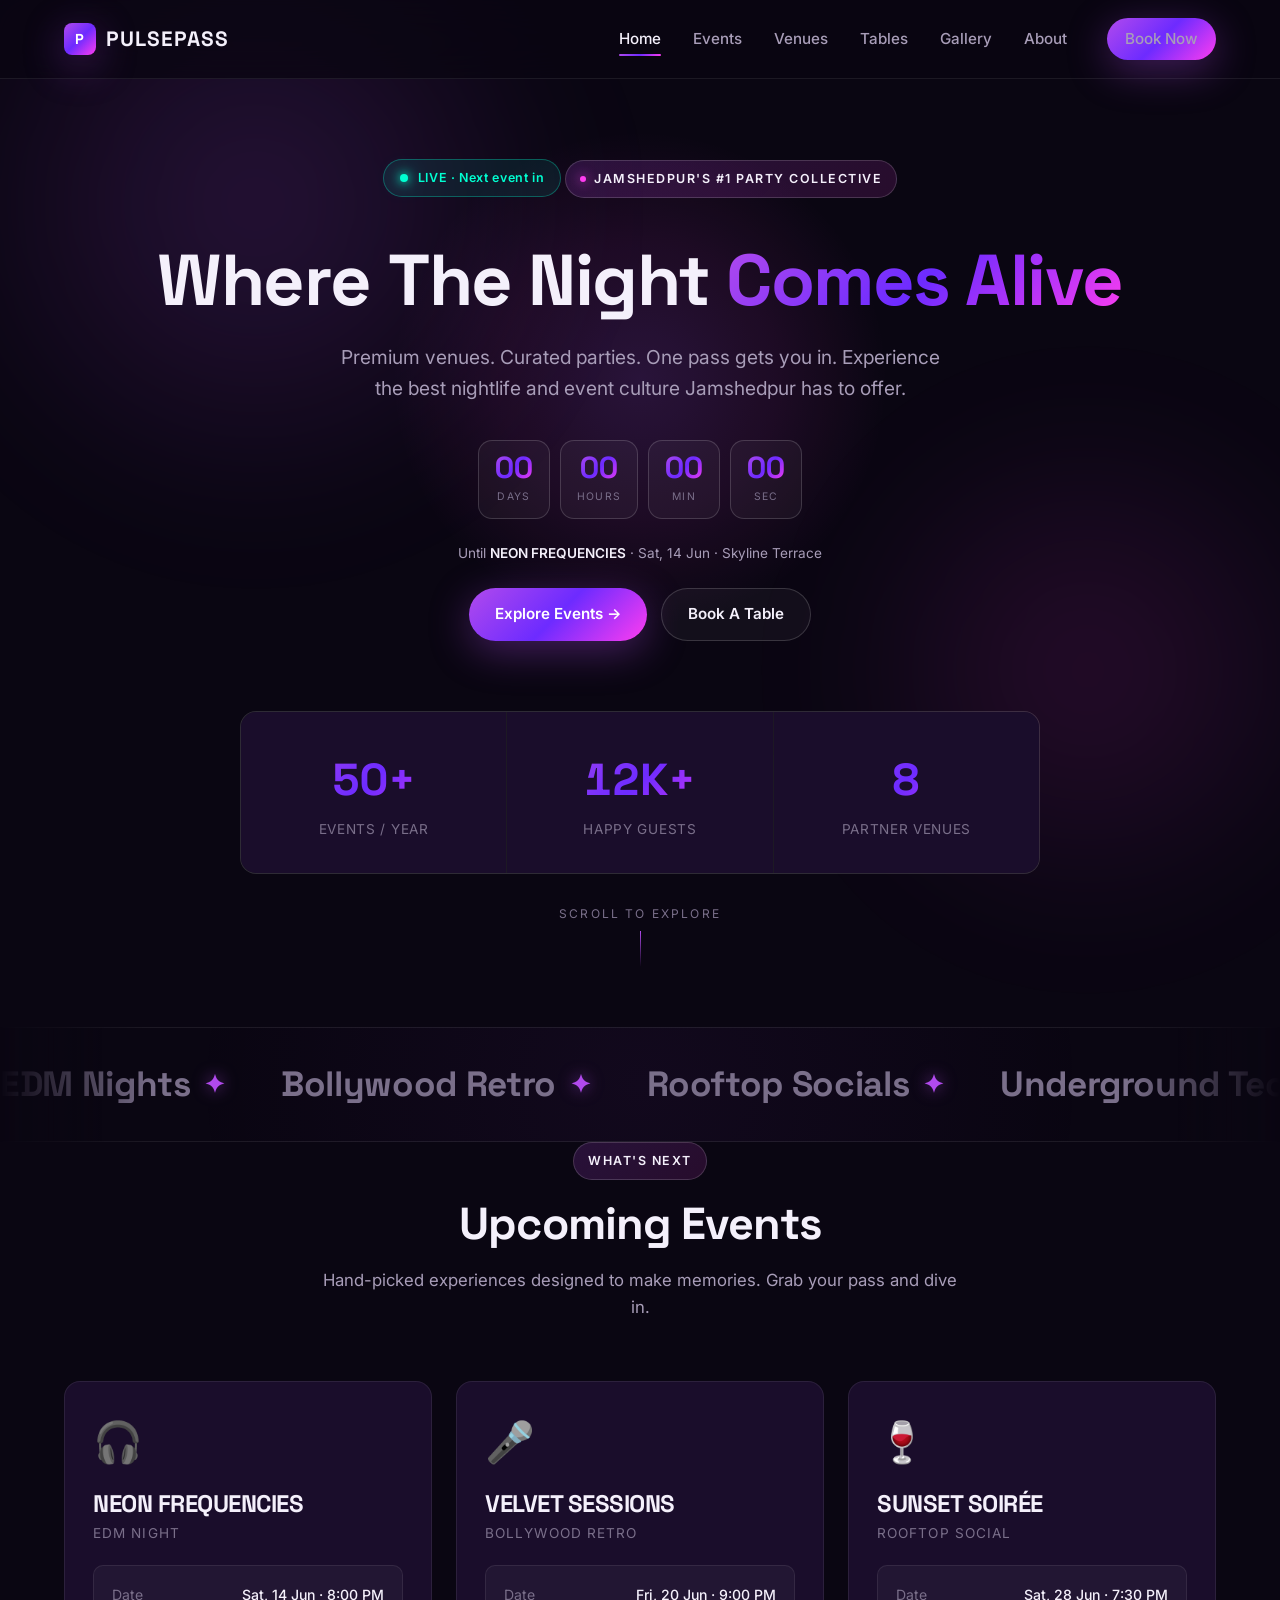
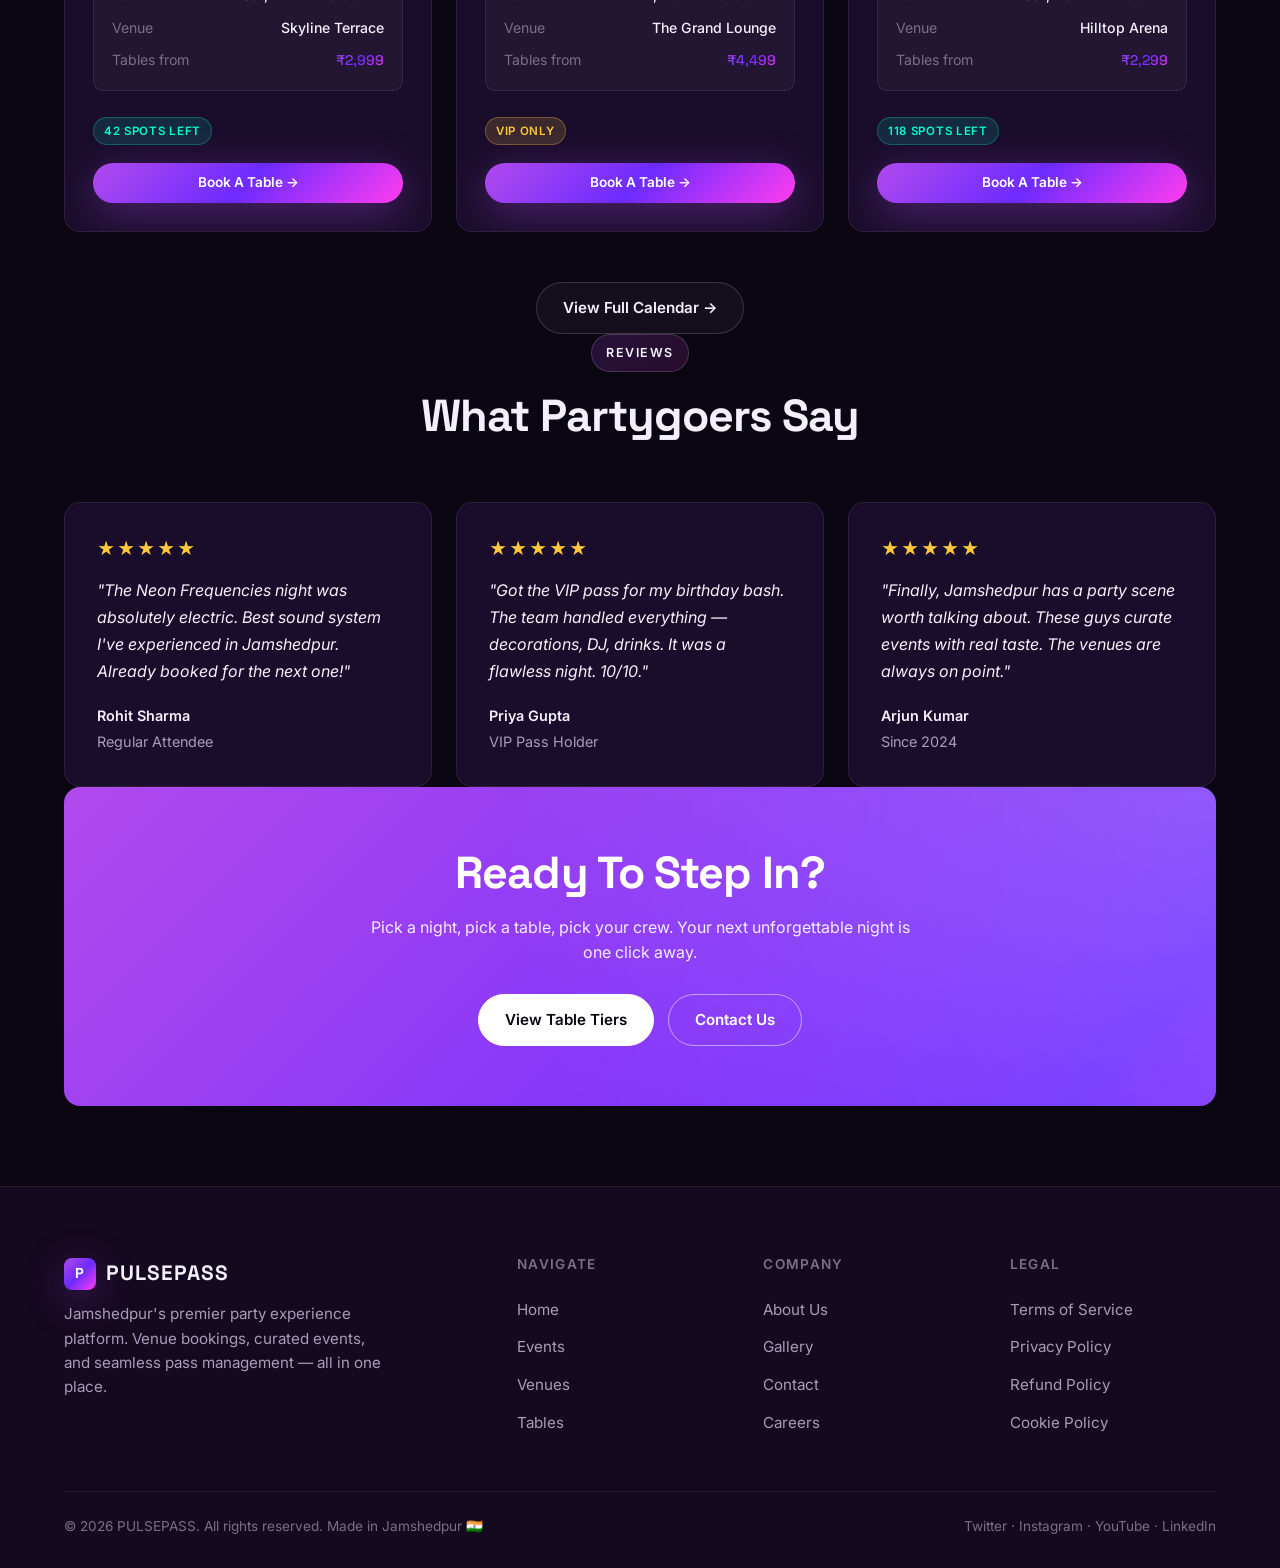
<file: index.html>
<!DOCTYPE html>
<html lang="en">
<head>
  <meta charset="UTF-8" />
  <meta name="viewport" content="width=device-width, initial-scale=1.0" />
  <title>PULSEPASS — Jamshedpur's Premier Party Experience</title>
  <meta name="description" content="Book premium party venues, buy event passes, and experience Jamshedpur's best nightlife. EDM nights, rooftop socials, Bollywood retro, and more." />
  <link rel="preconnect" href="https://fonts.googleapis.com" />
  <link rel="preconnect" href="https://fonts.gstatic.com" crossorigin />
  <link href="https://fonts.googleapis.com/css2?family=Inter:wght@400;500;600;700&family=Space+Grotesk:wght@500;600;700;800&display=swap" rel="stylesheet" />
  <link rel="stylesheet" href="css/style.css" />
</head>
<body>

  <!-- NAV -->
  <nav class="nav">
    <div class="nav-inner">
      <a href="index.html" class="logo"><span class="logo-mark">P</span> PULSEPASS</a>
      <ul class="nav-links">
        <li><a href="index.html" class="active">Home</a></li>
        <li><a href="events.html">Events</a></li>
        <li><a href="venues.html">Venues</a></li>
        <li><a href="passes.html">Tables</a></li>
        <li><a href="gallery.html">Gallery</a></li>
        <li><a href="about.html">About</a></li>
        <li class="nav-cta"><a href="contact.html" class="btn btn-primary btn-sm">Book Now</a></li>
      </ul>
      <button class="hamburger" aria-label="Menu">☰</button>
    </div>
  </nav>

  <!-- CURSOR GLOW (desktop only) -->
  <div class="cursor-glow" id="cursor-glow"></div>

  <!-- HERO -->
  <header class="hero container">
    <span class="live-badge"><span class="live-dot"></span> LIVE · Next event in</span>
    <span class="eyebrow"><span class="dot"></span> Jamshedpur's #1 Party Collective</span>
    <h1 id="hero-headline">Where The Night <span class="gradient-text">Comes Alive</span></h1>
    <p class="lead">Premium venues. Curated parties. One pass gets you in. Experience the best nightlife and event culture Jamshedpur has to offer.</p>

    <!-- Countdown -->
    <div class="countdown" id="countdown" data-target="2026-06-14T20:00:00+05:30">
      <div class="countdown-cell"><div class="countdown-num" data-unit="days">00</div><div class="countdown-label">Days</div></div>
      <div class="countdown-cell"><div class="countdown-num" data-unit="hours">00</div><div class="countdown-label">Hours</div></div>
      <div class="countdown-cell"><div class="countdown-num" data-unit="minutes">00</div><div class="countdown-label">Min</div></div>
      <div class="countdown-cell"><div class="countdown-num" data-unit="seconds">00</div><div class="countdown-label">Sec</div></div>
    </div>
    <div class="countdown-target">Until <strong>NEON FREQUENCIES</strong> · Sat, 14 Jun · Skyline Terrace</div>

    <div class="hero-actions">
      <a href="events.html" class="btn btn-primary">Explore Events →</a>
      <a href="passes.html" class="btn btn-ghost">Book A Table</a>
    </div>
    <div class="stats">
      <div class="stat"><div class="stat-value" data-count="50" data-suffix="+">0</div><div class="stat-label">Events / Year</div></div>
      <div class="stat"><div class="stat-value" data-count="12" data-suffix="K+">0</div><div class="stat-label">Happy Guests</div></div>
      <div class="stat"><div class="stat-value" data-count="8" data-suffix="">0</div><div class="stat-label">Partner Venues</div></div>
    </div>

    <div class="scroll-hint">Scroll to explore</div>
  </header>

  <!-- SCROLLING MARQUEE -->
  <div class="marquee-strip" aria-hidden="true">
    <div class="marquee-track">
      <span class="marquee-item">EDM Nights <span class="star">✦</span></span>
      <span class="marquee-item">Bollywood Retro <span class="star">✦</span></span>
      <span class="marquee-item">Rooftop Socials <span class="star">✦</span></span>
      <span class="marquee-item">Underground Techno <span class="star">✦</span></span>
      <span class="marquee-item">Black Tie Galas <span class="star">✦</span></span>
      <span class="marquee-item">Live Bands <span class="star">✦</span></span>
      <span class="marquee-item">Colour Parties <span class="star">✦</span></span>
      <span class="marquee-item">Late Night Minimal <span class="star">✦</span></span>
      <!-- duplicate for seamless loop -->
      <span class="marquee-item">EDM Nights <span class="star">✦</span></span>
      <span class="marquee-item">Bollywood Retro <span class="star">✦</span></span>
      <span class="marquee-item">Rooftop Socials <span class="star">✦</span></span>
      <span class="marquee-item">Underground Techno <span class="star">✦</span></span>
      <span class="marquee-item">Black Tie Galas <span class="star">✦</span></span>
      <span class="marquee-item">Live Bands <span class="star">✦</span></span>
      <span class="marquee-item">Colour Parties <span class="star">✦</span></span>
      <span class="marquee-item">Late Night Minimal <span class="star">✦</span></span>
    </div>
  </div>

  <!-- UPCOMING EVENTS -->
  <section class="container">
    <div class="section-head fade-up">
      <span class="eyebrow">What's Next</span>
      <h2 style="margin-top:18px;">Upcoming Events</h2>
      <p>Hand-picked experiences designed to make memories. Grab your pass and dive in.</p>
    </div>
    <div class="grid grid-3">
      <article class="card event-card fade-up">
        <div class="event-emoji">🎧</div>
        <h3>NEON FREQUENCIES</h3>
        <div class="event-sub">EDM Night</div>
        <div class="event-meta">
          <div class="event-meta-row"><span>Date</span><span>Sat, 14 Jun · 8:00 PM</span></div>
          <div class="event-meta-row"><span>Venue</span><span>Skyline Terrace</span></div>
          <div class="event-meta-row"><span>Tables from</span><span class="price">₹2,999</span></div>
        </div>
        <span class="tag tag-upcoming">42 spots left</span>
        <a href="contact.html" class="btn btn-primary btn-sm" style="margin-top:18px; width:100%;">Book A Table →</a>
      </article>

      <article class="card event-card fade-up">
        <div class="event-emoji">🎤</div>
        <h3>VELVET SESSIONS</h3>
        <div class="event-sub">Bollywood Retro</div>
        <div class="event-meta">
          <div class="event-meta-row"><span>Date</span><span>Fri, 20 Jun · 9:00 PM</span></div>
          <div class="event-meta-row"><span>Venue</span><span>The Grand Lounge</span></div>
          <div class="event-meta-row"><span>Tables from</span><span class="price">₹4,499</span></div>
        </div>
        <span class="tag tag-vip">VIP Only</span>
        <a href="contact.html" class="btn btn-primary btn-sm" style="margin-top:18px; width:100%;">Book A Table →</a>
      </article>

      <article class="card event-card fade-up">
        <div class="event-emoji">🍷</div>
        <h3>SUNSET SOIRÉE</h3>
        <div class="event-sub">Rooftop Social</div>
        <div class="event-meta">
          <div class="event-meta-row"><span>Date</span><span>Sat, 28 Jun · 7:30 PM</span></div>
          <div class="event-meta-row"><span>Venue</span><span>Hilltop Arena</span></div>
          <div class="event-meta-row"><span>Tables from</span><span class="price">₹2,299</span></div>
        </div>
        <span class="tag tag-upcoming">118 spots left</span>
        <a href="contact.html" class="btn btn-primary btn-sm" style="margin-top:18px; width:100%;">Book A Table →</a>
      </article>
    </div>
    <div style="text-align:center; margin-top:50px;" class="fade-up">
      <a href="events.html" class="btn btn-ghost">View Full Calendar →</a>
    </div>
  </section>

  <!-- TESTIMONIALS -->
  <section class="container">
    <div class="section-head fade-up">
      <span class="eyebrow">Reviews</span>
      <h2 style="margin-top:18px;">What Partygoers Say</h2>
    </div>
    <div class="grid grid-3">
      <div class="card testimonial fade-up">
        <div class="stars">★★★★★</div>
        <blockquote>"The Neon Frequencies night was absolutely electric. Best sound system I've experienced in Jamshedpur. Already booked for the next one!"</blockquote>
        <cite><strong>Rohit Sharma</strong>Regular Attendee</cite>
      </div>
      <div class="card testimonial fade-up">
        <div class="stars">★★★★★</div>
        <blockquote>"Got the VIP pass for my birthday bash. The team handled everything — decorations, DJ, drinks. It was a flawless night. 10/10."</blockquote>
        <cite><strong>Priya Gupta</strong>VIP Pass Holder</cite>
      </div>
      <div class="card testimonial fade-up">
        <div class="stars">★★★★★</div>
        <blockquote>"Finally, Jamshedpur has a party scene worth talking about. These guys curate events with real taste. The venues are always on point."</blockquote>
        <cite><strong>Arjun Kumar</strong>Since 2024</cite>
      </div>
    </div>
  </section>

  <!-- CTA -->
  <section class="container">
    <div class="cta-banner fade-up">
      <h2>Ready To Step In?</h2>
      <p>Pick a night, pick a table, pick your crew. Your next unforgettable night is one click away.</p>
      <div style="display:flex; gap:14px; justify-content:center; flex-wrap:wrap;">
        <a href="passes.html" class="btn btn-ghost">View Table Tiers</a>
        <a href="contact.html" class="btn btn-ghost" style="background:transparent; color:white; border-color:rgba(255,255,255,0.5);">Contact Us</a>
      </div>
    </div>
  </section>

  <!-- STICKY MOBILE CTA -->
  <div class="mobile-cta">
    <a href="contact.html" class="btn btn-primary">Book A Table →</a>
    <a href="https://wa.me/919876543210" class="btn-wa" aria-label="WhatsApp">💬</a>
  </div>

  <!-- FOOTER -->
  <footer class="footer">
    <div class="container">
      <div class="footer-grid">
        <div class="footer-brand">
          <div class="logo"><span class="logo-mark">P</span> PULSEPASS</div>
          <p>Jamshedpur's premier party experience platform. Venue bookings, curated events, and seamless pass management — all in one place.</p>
        </div>
        <div>
          <h4>Navigate</h4>
          <ul>
            <li><a href="index.html">Home</a></li>
            <li><a href="events.html">Events</a></li>
            <li><a href="venues.html">Venues</a></li>
            <li><a href="passes.html">Tables</a></li>
          </ul>
        </div>
        <div>
          <h4>Company</h4>
          <ul>
            <li><a href="about.html">About Us</a></li>
            <li><a href="gallery.html">Gallery</a></li>
            <li><a href="contact.html">Contact</a></li>
            <li><a href="#">Careers</a></li>
          </ul>
        </div>
        <div>
          <h4>Legal</h4>
          <ul>
            <li><a href="#">Terms of Service</a></li>
            <li><a href="#">Privacy Policy</a></li>
            <li><a href="#">Refund Policy</a></li>
            <li><a href="#">Cookie Policy</a></li>
          </ul>
        </div>
      </div>
      <div class="footer-bottom">
        <div>© 2026 PULSEPASS. All rights reserved. Made in Jamshedpur 🇮🇳</div>
        <div>Twitter · Instagram · YouTube · LinkedIn</div>
      </div>
    </div>
  </footer>

  <script src="js/main.js"></script>
</body>
</html>
</file>
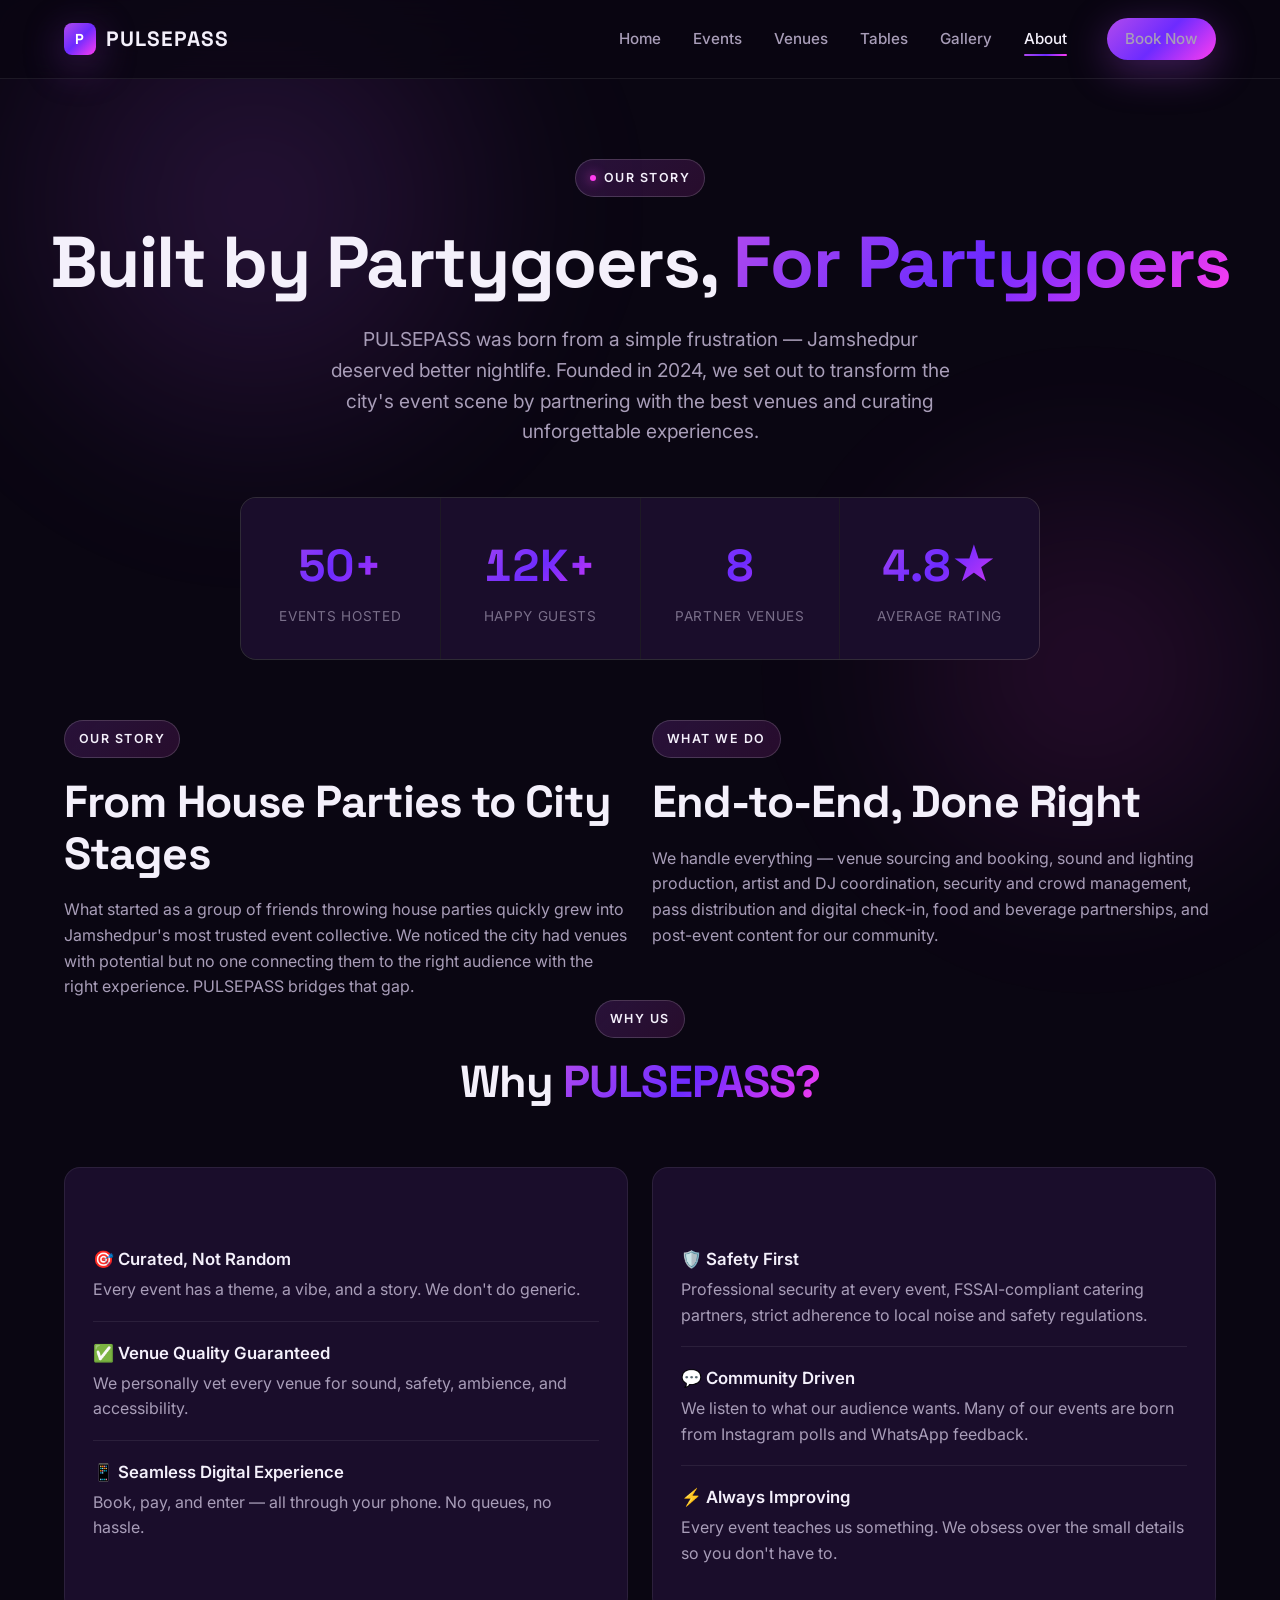
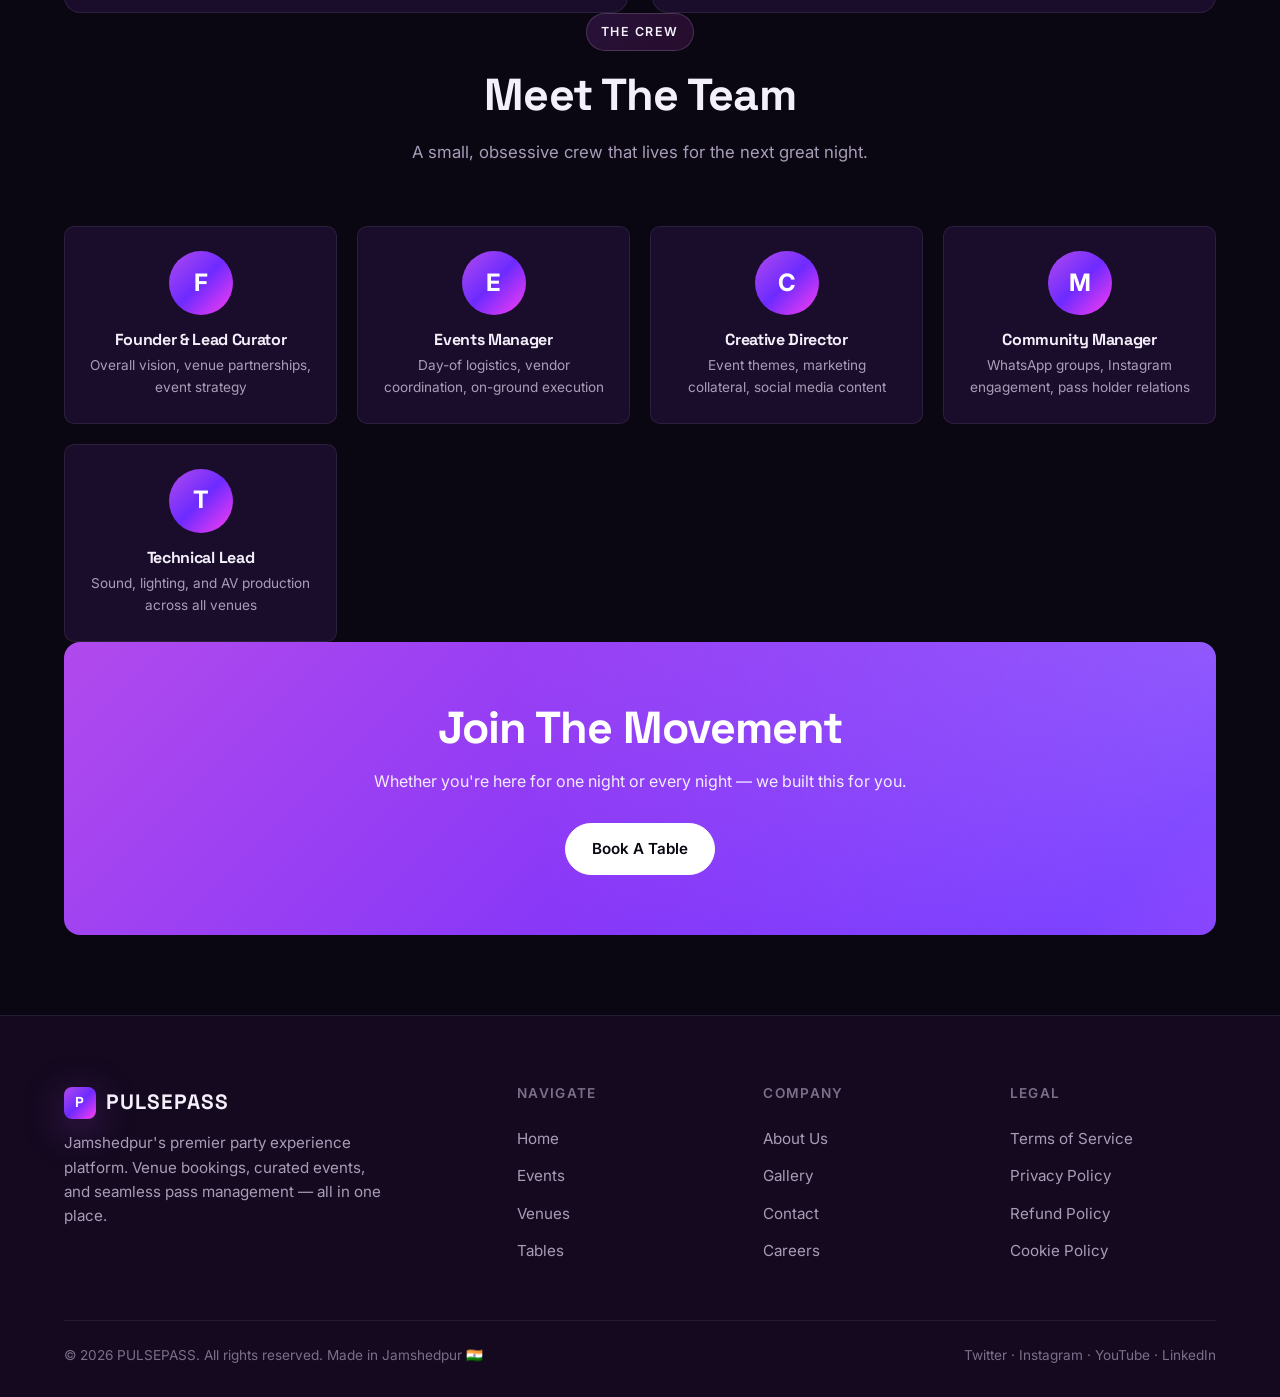
<file: about.html>
<!DOCTYPE html>
<html lang="en">
<head>
  <meta charset="UTF-8" />
  <meta name="viewport" content="width=device-width, initial-scale=1.0" />
  <title>About — PULSEPASS</title>
  <meta name="description" content="Built by partygoers, for partygoers. The story behind Jamshedpur's premier event collective." />
  <link rel="preconnect" href="https://fonts.googleapis.com" />
  <link rel="preconnect" href="https://fonts.gstatic.com" crossorigin />
  <link href="https://fonts.googleapis.com/css2?family=Inter:wght@400;500;600;700&family=Space+Grotesk:wght@500;600;700;800&display=swap" rel="stylesheet" />
  <link rel="stylesheet" href="css/style.css" />
</head>
<body>

  <nav class="nav">
    <div class="nav-inner">
      <a href="index.html" class="logo"><span class="logo-mark">P</span> PULSEPASS</a>
      <ul class="nav-links">
        <li><a href="index.html">Home</a></li>
        <li><a href="events.html">Events</a></li>
        <li><a href="venues.html">Venues</a></li>
        <li><a href="passes.html">Tables</a></li>
        <li><a href="gallery.html">Gallery</a></li>
        <li><a href="about.html" class="active">About</a></li>
        <li class="nav-cta"><a href="contact.html" class="btn btn-primary btn-sm">Book Now</a></li>
      </ul>
      <button class="hamburger" aria-label="Menu">☰</button>
    </div>
  </nav>

  <header class="hero container">
    <span class="eyebrow"><span class="dot"></span> Our Story</span>
    <h1>Built by Partygoers, <span class="gradient-text">For Partygoers</span></h1>
    <p class="lead">PULSEPASS was born from a simple frustration — Jamshedpur deserved better nightlife. Founded in 2024, we set out to transform the city's event scene by partnering with the best venues and curating unforgettable experiences.</p>

    <div class="stats" style="margin-top:50px;">
      <div class="stat"><div class="stat-value">50+</div><div class="stat-label">Events Hosted</div></div>
      <div class="stat"><div class="stat-value">12K+</div><div class="stat-label">Happy Guests</div></div>
      <div class="stat"><div class="stat-value">8</div><div class="stat-label">Partner Venues</div></div>
      <div class="stat"><div class="stat-value">4.8★</div><div class="stat-label">Average Rating</div></div>
    </div>
  </header>

  <section class="container">
    <div class="grid grid-2">
      <div class="fade-up">
        <span class="eyebrow">Our Story</span>
        <h2 style="margin-top:18px;">From House Parties to City Stages</h2>
        <p style="margin-top:18px;">What started as a group of friends throwing house parties quickly grew into Jamshedpur's most trusted event collective. We noticed the city had venues with potential but no one connecting them to the right audience with the right experience. PULSEPASS bridges that gap.</p>
      </div>
      <div class="fade-up">
        <span class="eyebrow">What We Do</span>
        <h2 style="margin-top:18px;">End-to-End, Done Right</h2>
        <p style="margin-top:18px;">We handle everything — venue sourcing and booking, sound and lighting production, artist and DJ coordination, security and crowd management, pass distribution and digital check-in, food and beverage partnerships, and post-event content for our community.</p>
      </div>
    </div>
  </section>

  <section class="container">
    <div class="section-head fade-up">
      <span class="eyebrow">Why Us</span>
      <h2 style="margin-top:18px;">Why <span class="gradient-text">PULSEPASS?</span></h2>
    </div>
    <div class="grid grid-2">
      <div class="card fade-up">
        <ul class="about-feature-list">
          <li><strong>🎯 Curated, Not Random</strong>Every event has a theme, a vibe, and a story. We don't do generic.</li>
          <li><strong>✅ Venue Quality Guaranteed</strong>We personally vet every venue for sound, safety, ambience, and accessibility.</li>
          <li><strong>📱 Seamless Digital Experience</strong>Book, pay, and enter — all through your phone. No queues, no hassle.</li>
        </ul>
      </div>
      <div class="card fade-up">
        <ul class="about-feature-list">
          <li><strong>🛡️ Safety First</strong>Professional security at every event, FSSAI-compliant catering partners, strict adherence to local noise and safety regulations.</li>
          <li><strong>💬 Community Driven</strong>We listen to what our audience wants. Many of our events are born from Instagram polls and WhatsApp feedback.</li>
          <li><strong>⚡ Always Improving</strong>Every event teaches us something. We obsess over the small details so you don't have to.</li>
        </ul>
      </div>
    </div>
  </section>

  <section class="container">
    <div class="section-head fade-up">
      <span class="eyebrow">The Crew</span>
      <h2 style="margin-top:18px;">Meet The Team</h2>
      <p>A small, obsessive crew that lives for the next great night.</p>
    </div>
    <div class="team-grid">
      <div class="team-card fade-up">
        <div class="team-avatar">F</div>
        <h4>Founder &amp; Lead Curator</h4>
        <p>Overall vision, venue partnerships, event strategy</p>
      </div>
      <div class="team-card fade-up">
        <div class="team-avatar">E</div>
        <h4>Events Manager</h4>
        <p>Day-of logistics, vendor coordination, on-ground execution</p>
      </div>
      <div class="team-card fade-up">
        <div class="team-avatar">C</div>
        <h4>Creative Director</h4>
        <p>Event themes, marketing collateral, social media content</p>
      </div>
      <div class="team-card fade-up">
        <div class="team-avatar">M</div>
        <h4>Community Manager</h4>
        <p>WhatsApp groups, Instagram engagement, pass holder relations</p>
      </div>
      <div class="team-card fade-up">
        <div class="team-avatar">T</div>
        <h4>Technical Lead</h4>
        <p>Sound, lighting, and AV production across all venues</p>
      </div>
    </div>
  </section>

  <section class="container">
    <div class="cta-banner fade-up">
      <h2>Join The Movement</h2>
      <p>Whether you're here for one night or every night — we built this for you.</p>
      <a href="passes.html" class="btn btn-ghost">Book A Table</a>
    </div>
  </section>

  <footer class="footer">
    <div class="container">
      <div class="footer-grid">
        <div class="footer-brand">
          <div class="logo"><span class="logo-mark">P</span> PULSEPASS</div>
          <p>Jamshedpur's premier party experience platform. Venue bookings, curated events, and seamless pass management — all in one place.</p>
        </div>
        <div><h4>Navigate</h4><ul><li><a href="index.html">Home</a></li><li><a href="events.html">Events</a></li><li><a href="venues.html">Venues</a></li><li><a href="passes.html">Tables</a></li></ul></div>
        <div><h4>Company</h4><ul><li><a href="about.html">About Us</a></li><li><a href="gallery.html">Gallery</a></li><li><a href="contact.html">Contact</a></li><li><a href="#">Careers</a></li></ul></div>
        <div><h4>Legal</h4><ul><li><a href="#">Terms of Service</a></li><li><a href="#">Privacy Policy</a></li><li><a href="#">Refund Policy</a></li><li><a href="#">Cookie Policy</a></li></ul></div>
      </div>
      <div class="footer-bottom"><div>© 2026 PULSEPASS. All rights reserved. Made in Jamshedpur 🇮🇳</div><div>Twitter · Instagram · YouTube · LinkedIn</div></div>
    </div>
  </footer>

  <script src="js/main.js"></script>
</body>
</html>
</file>
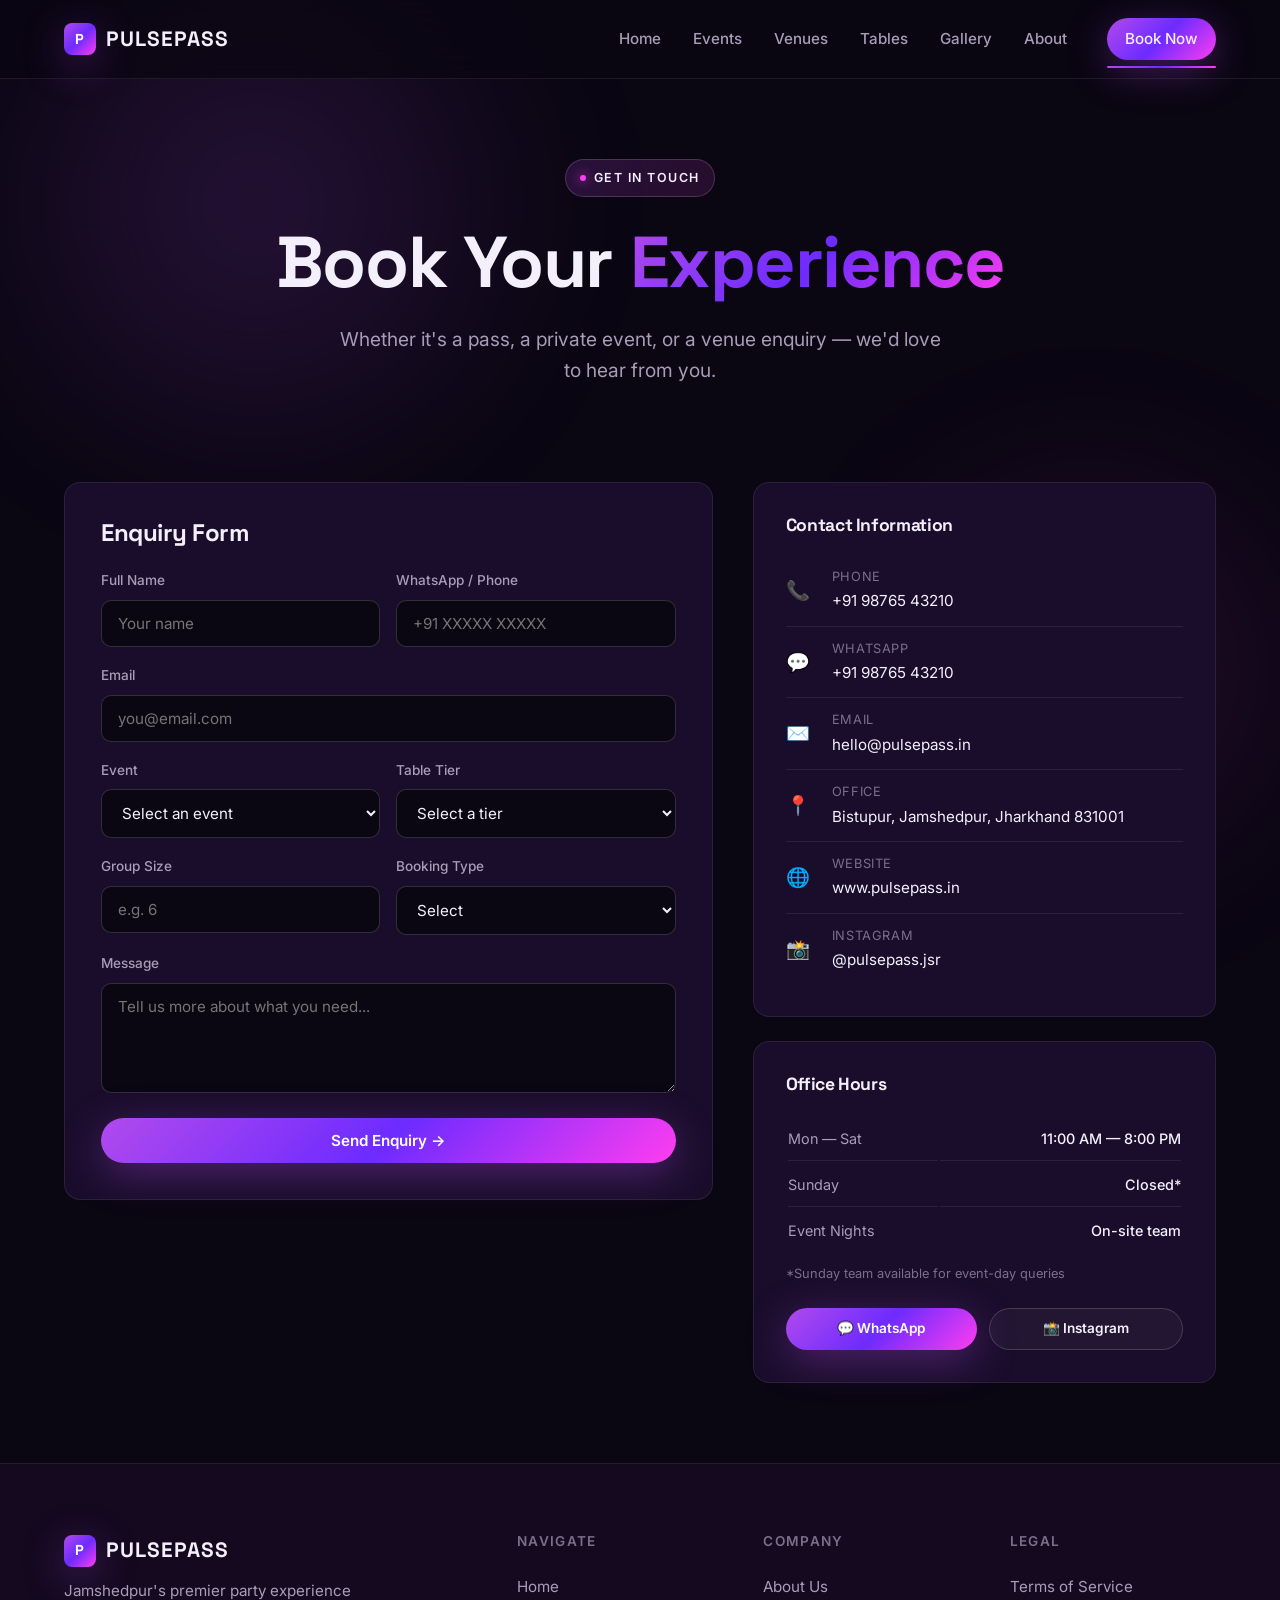
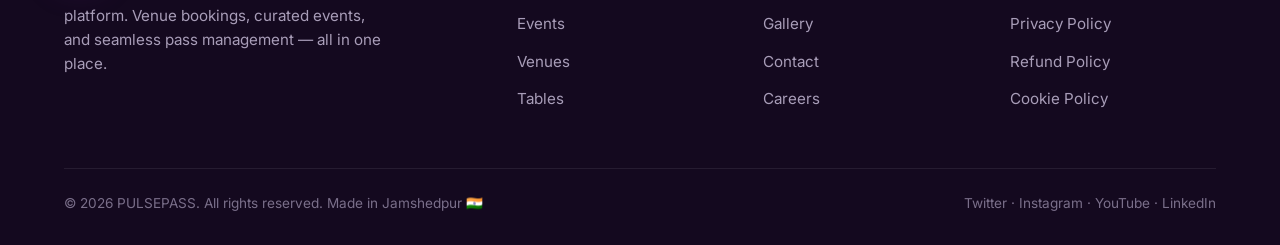
<file: contact.html>
<!DOCTYPE html>
<html lang="en">
<head>
  <meta charset="UTF-8" />
  <meta name="viewport" content="width=device-width, initial-scale=1.0" />
  <title>Contact / Book Now — PULSEPASS</title>
  <meta name="description" content="Book your pass, plan a private event, or enquire about partnerships — we'd love to hear from you." />
  <link rel="preconnect" href="https://fonts.googleapis.com" />
  <link rel="preconnect" href="https://fonts.gstatic.com" crossorigin />
  <link href="https://fonts.googleapis.com/css2?family=Inter:wght@400;500;600;700&family=Space+Grotesk:wght@500;600;700;800&display=swap" rel="stylesheet" />
  <link rel="stylesheet" href="css/style.css" />
</head>
<body>

  <nav class="nav">
    <div class="nav-inner">
      <a href="index.html" class="logo"><span class="logo-mark">P</span> PULSEPASS</a>
      <ul class="nav-links">
        <li><a href="index.html">Home</a></li>
        <li><a href="events.html">Events</a></li>
        <li><a href="venues.html">Venues</a></li>
        <li><a href="passes.html">Tables</a></li>
        <li><a href="gallery.html">Gallery</a></li>
        <li><a href="about.html">About</a></li>
        <li class="nav-cta"><a href="contact.html" class="btn btn-primary btn-sm active">Book Now</a></li>
      </ul>
      <button class="hamburger" aria-label="Menu">☰</button>
    </div>
  </nav>

  <header class="hero container">
    <span class="eyebrow"><span class="dot"></span> Get In Touch</span>
    <h1>Book Your <span class="gradient-text">Experience</span></h1>
    <p class="lead">Whether it's a pass, a private event, or a venue enquiry — we'd love to hear from you.</p>
  </header>

  <section class="container" style="padding-top:0;">
    <div class="contact-grid">

      <!-- FORM -->
      <div class="form-card fade-up">
        <h3 style="margin-bottom:24px;">Enquiry Form</h3>
        <form id="enquiry-form">
          <div class="form-row">
            <div class="form-field">
              <label for="name">Full Name</label>
              <input id="name" name="name" type="text" placeholder="Your name" required />
            </div>
            <div class="form-field">
              <label for="phone">WhatsApp / Phone</label>
              <input id="phone" name="phone" type="tel" placeholder="+91 XXXXX XXXXX" required />
            </div>
          </div>

          <div class="form-field">
            <label for="email">Email</label>
            <input id="email" name="email" type="email" placeholder="you@email.com" required />
          </div>

          <div class="form-row">
            <div class="form-field">
              <label for="event">Event</label>
              <select id="event" name="event" required>
                <option value="">Select an event</option>
                <option>NEON FREQUENCIES — Sat, 14 Jun</option>
                <option>VELVET SESSIONS — Fri, 20 Jun</option>
                <option>SUNSET SOIRÉE — Sat, 28 Jun</option>
                <option>BASS DROP — Sat, 5 Jul</option>
                <option>MIDNIGHT LUXE — Fri, 11 Jul</option>
                <option>ACOUSTIC DUSK — Sat, 19 Jul</option>
                <option>RHYTHM &amp; HUES — Sat, 26 Jul</option>
                <option>AFTERHOURS — Fri, 1 Aug</option>
                <option>Private / Custom Event</option>
                <option>Other</option>
              </select>
            </div>
            <div class="form-field">
              <label for="tier">Table Tier</label>
              <select id="tier" name="tier" required>
                <option value="">Select a tier</option>
                <option>🎫 Standard Table (4 seats)</option>
                <option>🔥 Premium Table (6 seats)</option>
                <option>👑 VIP Table (8 seats)</option>
                <option>Need a bigger table / private booking</option>
              </select>
            </div>
          </div>

          <div class="form-row">
            <div class="form-field">
              <label for="guests">Group Size</label>
              <input id="guests" name="guests" type="number" placeholder="e.g. 6" min="1" />
            </div>
            <div class="form-field">
              <label for="interest">Booking Type</label>
              <select id="interest" name="interest">
                <option value="">Select</option>
                <option>Table Booking (single event)</option>
                <option>Private Party / Birthday</option>
                <option>Corporate Event</option>
                <option>Venue Buy-out</option>
                <option>Partnership or Collaboration</option>
              </select>
            </div>
          </div>

          <div class="form-field">
            <label for="message">Message</label>
            <textarea id="message" name="message" placeholder="Tell us more about what you need..."></textarea>
          </div>

          <button type="submit" class="btn btn-primary" style="width:100%;">Send Enquiry →</button>
        </form>
      </div>

      <!-- INFO -->
      <aside>
        <div class="contact-info fade-up">
          <h3>Contact Information</h3>
          <ul>
            <li>
              <span class="icon">📞</span>
              <div><span class="label">Phone</span><a href="tel:+919876543210">+91 98765 43210</a></div>
            </li>
            <li>
              <span class="icon">💬</span>
              <div><span class="label">WhatsApp</span><a href="https://wa.me/919876543210">+91 98765 43210</a></div>
            </li>
            <li>
              <span class="icon">✉️</span>
              <div><span class="label">Email</span><a href="mailto:hello@pulsepass.in">hello@pulsepass.in</a></div>
            </li>
            <li>
              <span class="icon">📍</span>
              <div><span class="label">Office</span>Bistupur, Jamshedpur, Jharkhand 831001</div>
            </li>
            <li>
              <span class="icon">🌐</span>
              <div><span class="label">Website</span>www.pulsepass.in</div>
            </li>
            <li>
              <span class="icon">📸</span>
              <div><span class="label">Instagram</span><a href="https://instagram.com/pulsepass.jsr">@pulsepass.jsr</a></div>
            </li>
          </ul>
        </div>

        <div class="contact-info fade-up" style="margin-top:24px;">
          <h3>Office Hours</h3>
          <table class="hours-table">
            <tr><td>Mon — Sat</td><td>11:00 AM — 8:00 PM</td></tr>
            <tr><td>Sunday</td><td>Closed*</td></tr>
            <tr><td>Event Nights</td><td>On-site team</td></tr>
          </table>
          <p style="font-size:0.8rem; color:var(--text-dim); margin-top:10px;">*Sunday team available for event-day queries</p>

          <div class="quick-actions">
            <a href="https://wa.me/919876543210" class="btn btn-primary btn-sm">💬 WhatsApp</a>
            <a href="https://instagram.com/pulsepass.jsr" class="btn btn-ghost btn-sm">📸 Instagram</a>
          </div>
        </div>
      </aside>

    </div>
  </section>

  <footer class="footer">
    <div class="container">
      <div class="footer-grid">
        <div class="footer-brand">
          <div class="logo"><span class="logo-mark">P</span> PULSEPASS</div>
          <p>Jamshedpur's premier party experience platform. Venue bookings, curated events, and seamless pass management — all in one place.</p>
        </div>
        <div><h4>Navigate</h4><ul><li><a href="index.html">Home</a></li><li><a href="events.html">Events</a></li><li><a href="venues.html">Venues</a></li><li><a href="passes.html">Tables</a></li></ul></div>
        <div><h4>Company</h4><ul><li><a href="about.html">About Us</a></li><li><a href="gallery.html">Gallery</a></li><li><a href="contact.html">Contact</a></li><li><a href="#">Careers</a></li></ul></div>
        <div><h4>Legal</h4><ul><li><a href="#">Terms of Service</a></li><li><a href="#">Privacy Policy</a></li><li><a href="#">Refund Policy</a></li><li><a href="#">Cookie Policy</a></li></ul></div>
      </div>
      <div class="footer-bottom"><div>© 2026 PULSEPASS. All rights reserved. Made in Jamshedpur 🇮🇳</div><div>Twitter · Instagram · YouTube · LinkedIn</div></div>
    </div>
  </footer>

  <script src="js/main.js"></script>
</body>
</html>
</file>
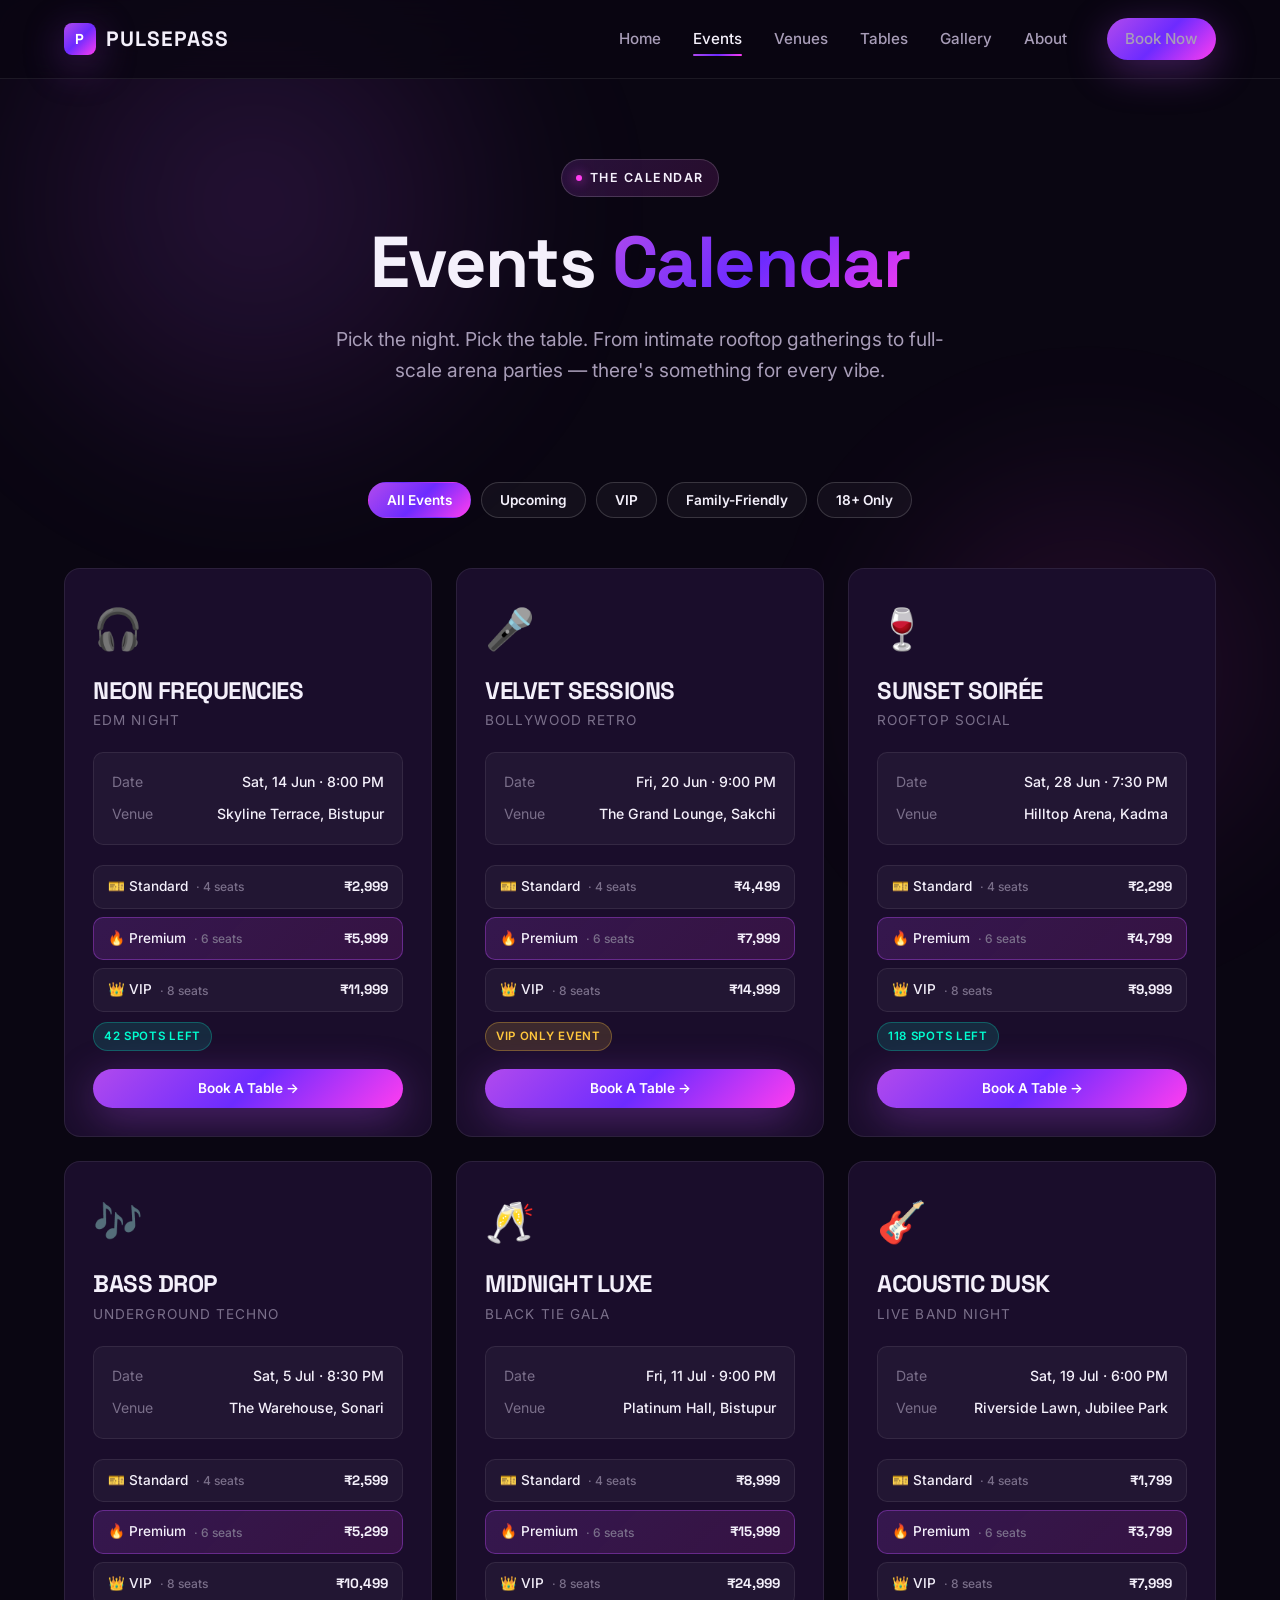
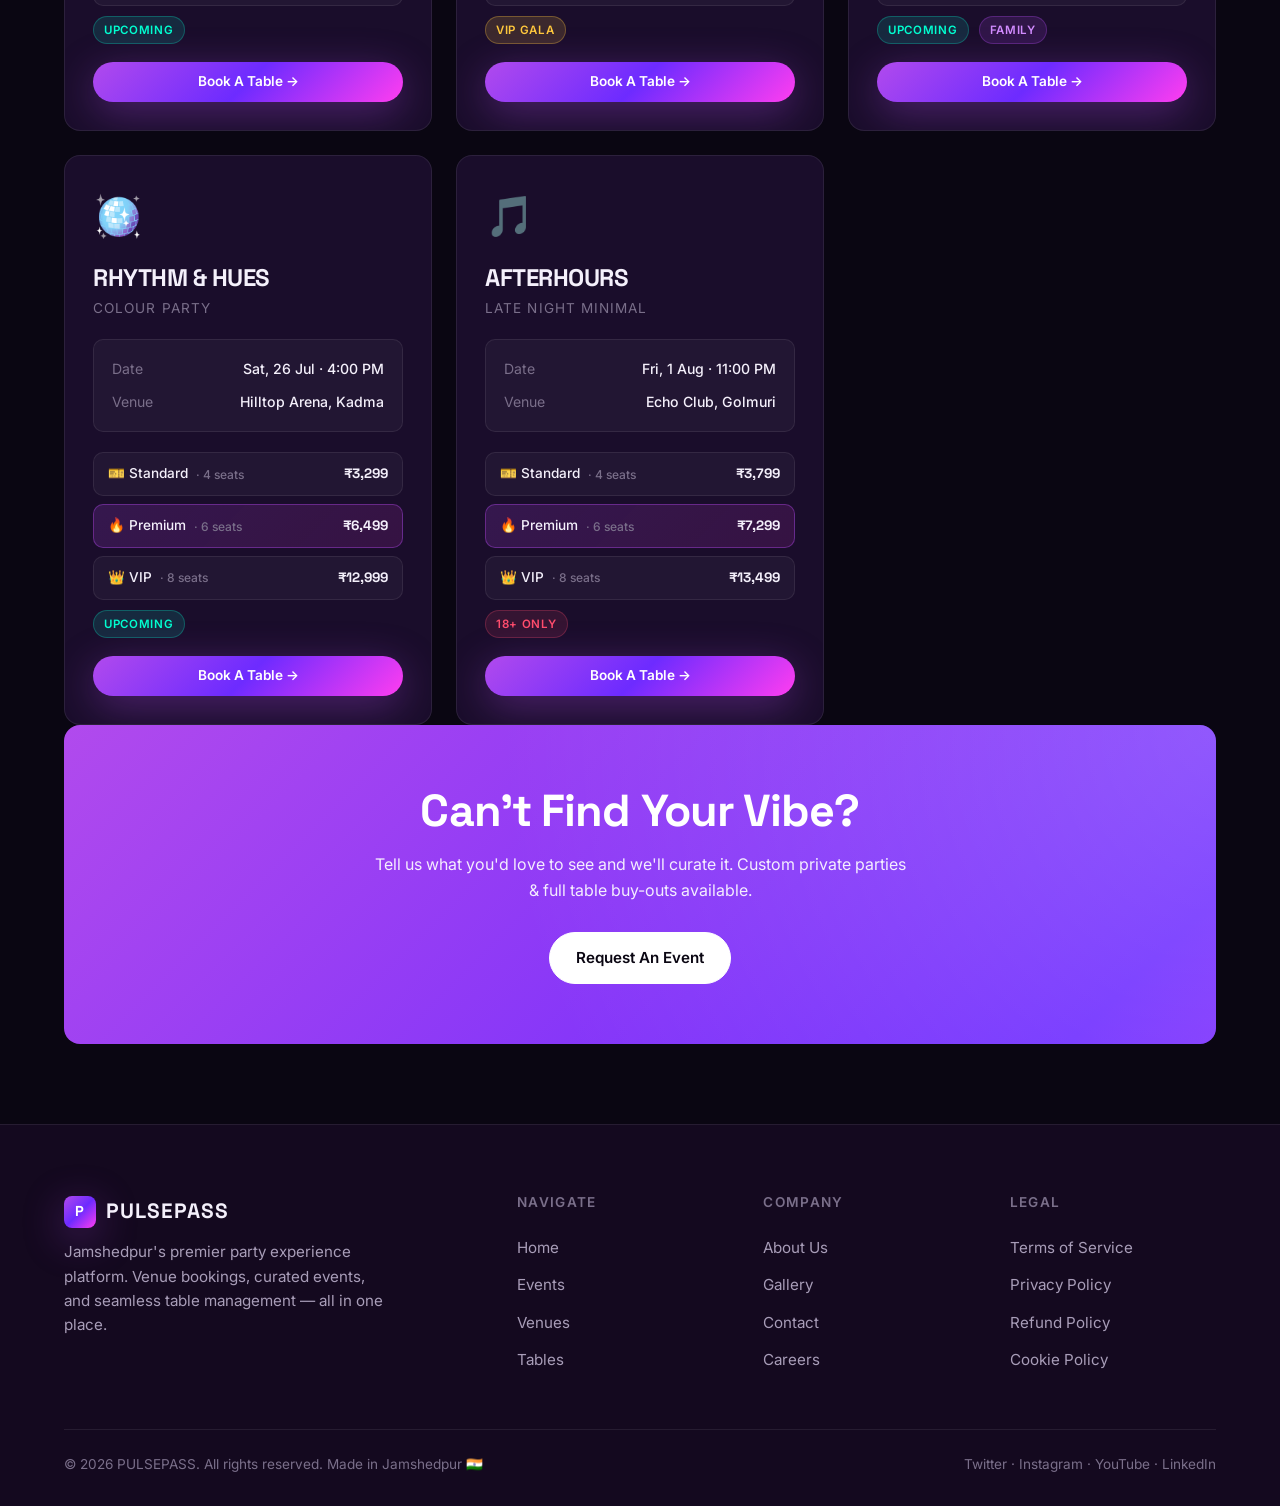
<file: events.html>
<!DOCTYPE html>
<html lang="en">
<head>
  <meta charset="UTF-8" />
  <meta name="viewport" content="width=device-width, initial-scale=1.0" />
  <title>Events — PULSEPASS</title>
  <meta name="description" content="Full events calendar — EDM nights, Bollywood retro, rooftop socials, techno, and more across Jamshedpur. Book a table now." />
  <link rel="preconnect" href="https://fonts.googleapis.com" />
  <link rel="preconnect" href="https://fonts.gstatic.com" crossorigin />
  <link href="https://fonts.googleapis.com/css2?family=Inter:wght@400;500;600;700&family=Space+Grotesk:wght@500;600;700;800&display=swap" rel="stylesheet" />
  <link rel="stylesheet" href="css/style.css" />
  <style>
    .filter-bar {
      display: flex;
      gap: 10px;
      flex-wrap: wrap;
      justify-content: center;
      margin-bottom: 50px;
    }
    .filter-bar .btn { padding: 9px 18px; font-size: 0.85rem; }
    .filter-bar .btn.active {
      background: var(--gradient);
      color: white;
      border-color: transparent;
    }
    .tier-list {
      display: grid;
      gap: 8px;
      margin: 16px 0 4px;
    }
    .tier-row {
      display: flex;
      justify-content: space-between;
      align-items: center;
      gap: 10px;
      padding: 10px 14px;
      background: var(--surface);
      border: 1px solid var(--border);
      border-radius: 10px;
      font-size: 0.85rem;
      min-width: 0;
    }
    .tier-row.featured {
      border-color: rgba(177,74,237,0.4);
      background: var(--gradient-soft);
    }
    .tier-name { display: flex; align-items: center; gap: 8px; color: var(--text); font-weight: 500; min-width: 0; flex-wrap: wrap; }
    .tier-seats { color: var(--text-dim); font-size: 0.75rem; white-space: nowrap; }
    .tier-price { font-family: var(--font-display); font-weight: 700; color: var(--text); white-space: nowrap; flex-shrink: 0; }
  </style>
</head>
<body>

  <nav class="nav">
    <div class="nav-inner">
      <a href="index.html" class="logo"><span class="logo-mark">P</span> PULSEPASS</a>
      <ul class="nav-links">
        <li><a href="index.html">Home</a></li>
        <li><a href="events.html" class="active">Events</a></li>
        <li><a href="venues.html">Venues</a></li>
        <li><a href="passes.html">Tables</a></li>
        <li><a href="gallery.html">Gallery</a></li>
        <li><a href="about.html">About</a></li>
        <li class="nav-cta"><a href="contact.html" class="btn btn-primary btn-sm">Book Now</a></li>
      </ul>
      <button class="hamburger" aria-label="Menu">☰</button>
    </div>
  </nav>

  <header class="hero container">
    <span class="eyebrow"><span class="dot"></span> The Calendar</span>
    <h1>Events <span class="gradient-text">Calendar</span></h1>
    <p class="lead">Pick the night. Pick the table. From intimate rooftop gatherings to full-scale arena parties — there's something for every vibe.</p>
  </header>

  <section class="container" style="padding-top:0;">
    <div class="filter-bar fade-up">
      <button class="btn btn-ghost active" data-filter="all">All Events</button>
      <button class="btn btn-ghost" data-filter="upcoming">Upcoming</button>
      <button class="btn btn-ghost" data-filter="vip">VIP</button>
      <button class="btn btn-ghost" data-filter="family">Family-Friendly</button>
      <button class="btn btn-ghost" data-filter="18+">18+ Only</button>
    </div>

    <div class="grid grid-3">
      <article class="card event-card fade-up" data-tags="upcoming">
        <div class="event-emoji">🎧</div>
        <h3>NEON FREQUENCIES</h3>
        <div class="event-sub">EDM Night</div>
        <div class="event-meta">
          <div class="event-meta-row"><span>Date</span><span>Sat, 14 Jun · 8:00 PM</span></div>
          <div class="event-meta-row"><span>Venue</span><span>Skyline Terrace, Bistupur</span></div>
        </div>
        <div class="tier-list">
          <div class="tier-row"><span class="tier-name">🎫 Standard <span class="tier-seats">· 4 seats</span></span><span class="tier-price">₹2,999</span></div>
          <div class="tier-row featured"><span class="tier-name">🔥 Premium <span class="tier-seats">· 6 seats</span></span><span class="tier-price">₹5,999</span></div>
          <div class="tier-row"><span class="tier-name">👑 VIP <span class="tier-seats">· 8 seats</span></span><span class="tier-price">₹11,999</span></div>
        </div>
        <span class="tag tag-upcoming">42 spots left</span>
        <a href="contact.html" class="btn btn-primary btn-sm" style="margin-top:18px; width:100%;">Book A Table →</a>
      </article>

      <article class="card event-card fade-up" data-tags="vip">
        <div class="event-emoji">🎤</div>
        <h3>VELVET SESSIONS</h3>
        <div class="event-sub">Bollywood Retro</div>
        <div class="event-meta">
          <div class="event-meta-row"><span>Date</span><span>Fri, 20 Jun · 9:00 PM</span></div>
          <div class="event-meta-row"><span>Venue</span><span>The Grand Lounge, Sakchi</span></div>
        </div>
        <div class="tier-list">
          <div class="tier-row"><span class="tier-name">🎫 Standard <span class="tier-seats">· 4 seats</span></span><span class="tier-price">₹4,499</span></div>
          <div class="tier-row featured"><span class="tier-name">🔥 Premium <span class="tier-seats">· 6 seats</span></span><span class="tier-price">₹7,999</span></div>
          <div class="tier-row"><span class="tier-name">👑 VIP <span class="tier-seats">· 8 seats</span></span><span class="tier-price">₹14,999</span></div>
        </div>
        <span class="tag tag-vip">VIP Only Event</span>
        <a href="contact.html" class="btn btn-primary btn-sm" style="margin-top:18px; width:100%;">Book A Table →</a>
      </article>

      <article class="card event-card fade-up" data-tags="upcoming">
        <div class="event-emoji">🍷</div>
        <h3>SUNSET SOIRÉE</h3>
        <div class="event-sub">Rooftop Social</div>
        <div class="event-meta">
          <div class="event-meta-row"><span>Date</span><span>Sat, 28 Jun · 7:30 PM</span></div>
          <div class="event-meta-row"><span>Venue</span><span>Hilltop Arena, Kadma</span></div>
        </div>
        <div class="tier-list">
          <div class="tier-row"><span class="tier-name">🎫 Standard <span class="tier-seats">· 4 seats</span></span><span class="tier-price">₹2,299</span></div>
          <div class="tier-row featured"><span class="tier-name">🔥 Premium <span class="tier-seats">· 6 seats</span></span><span class="tier-price">₹4,799</span></div>
          <div class="tier-row"><span class="tier-name">👑 VIP <span class="tier-seats">· 8 seats</span></span><span class="tier-price">₹9,999</span></div>
        </div>
        <span class="tag tag-upcoming">118 spots left</span>
        <a href="contact.html" class="btn btn-primary btn-sm" style="margin-top:18px; width:100%;">Book A Table →</a>
      </article>

      <article class="card event-card fade-up" data-tags="upcoming">
        <div class="event-emoji">🎶</div>
        <h3>BASS DROP</h3>
        <div class="event-sub">Underground Techno</div>
        <div class="event-meta">
          <div class="event-meta-row"><span>Date</span><span>Sat, 5 Jul · 8:30 PM</span></div>
          <div class="event-meta-row"><span>Venue</span><span>The Warehouse, Sonari</span></div>
        </div>
        <div class="tier-list">
          <div class="tier-row"><span class="tier-name">🎫 Standard <span class="tier-seats">· 4 seats</span></span><span class="tier-price">₹2,599</span></div>
          <div class="tier-row featured"><span class="tier-name">🔥 Premium <span class="tier-seats">· 6 seats</span></span><span class="tier-price">₹5,299</span></div>
          <div class="tier-row"><span class="tier-name">👑 VIP <span class="tier-seats">· 8 seats</span></span><span class="tier-price">₹10,499</span></div>
        </div>
        <span class="tag tag-upcoming">Upcoming</span>
        <a href="contact.html" class="btn btn-primary btn-sm" style="margin-top:18px; width:100%;">Book A Table →</a>
      </article>

      <article class="card event-card fade-up" data-tags="vip">
        <div class="event-emoji">🥂</div>
        <h3>MIDNIGHT LUXE</h3>
        <div class="event-sub">Black Tie Gala</div>
        <div class="event-meta">
          <div class="event-meta-row"><span>Date</span><span>Fri, 11 Jul · 9:00 PM</span></div>
          <div class="event-meta-row"><span>Venue</span><span>Platinum Hall, Bistupur</span></div>
        </div>
        <div class="tier-list">
          <div class="tier-row"><span class="tier-name">🎫 Standard <span class="tier-seats">· 4 seats</span></span><span class="tier-price">₹8,999</span></div>
          <div class="tier-row featured"><span class="tier-name">🔥 Premium <span class="tier-seats">· 6 seats</span></span><span class="tier-price">₹15,999</span></div>
          <div class="tier-row"><span class="tier-name">👑 VIP <span class="tier-seats">· 8 seats</span></span><span class="tier-price">₹24,999</span></div>
        </div>
        <span class="tag tag-vip">VIP Gala</span>
        <a href="contact.html" class="btn btn-primary btn-sm" style="margin-top:18px; width:100%;">Book A Table →</a>
      </article>

      <article class="card event-card fade-up" data-tags="upcoming,family">
        <div class="event-emoji">🎸</div>
        <h3>ACOUSTIC DUSK</h3>
        <div class="event-sub">Live Band Night</div>
        <div class="event-meta">
          <div class="event-meta-row"><span>Date</span><span>Sat, 19 Jul · 6:00 PM</span></div>
          <div class="event-meta-row"><span>Venue</span><span>Riverside Lawn, Jubilee Park</span></div>
        </div>
        <div class="tier-list">
          <div class="tier-row"><span class="tier-name">🎫 Standard <span class="tier-seats">· 4 seats</span></span><span class="tier-price">₹1,799</span></div>
          <div class="tier-row featured"><span class="tier-name">🔥 Premium <span class="tier-seats">· 6 seats</span></span><span class="tier-price">₹3,799</span></div>
          <div class="tier-row"><span class="tier-name">👑 VIP <span class="tier-seats">· 8 seats</span></span><span class="tier-price">₹7,999</span></div>
        </div>
        <span class="tag tag-upcoming">Upcoming</span>
        <span class="tag tag-family">Family</span>
        <a href="contact.html" class="btn btn-primary btn-sm" style="margin-top:18px; width:100%;">Book A Table →</a>
      </article>

      <article class="card event-card fade-up" data-tags="upcoming">
        <div class="event-emoji">🪩</div>
        <h3>RHYTHM &amp; HUES</h3>
        <div class="event-sub">Colour Party</div>
        <div class="event-meta">
          <div class="event-meta-row"><span>Date</span><span>Sat, 26 Jul · 4:00 PM</span></div>
          <div class="event-meta-row"><span>Venue</span><span>Hilltop Arena, Kadma</span></div>
        </div>
        <div class="tier-list">
          <div class="tier-row"><span class="tier-name">🎫 Standard <span class="tier-seats">· 4 seats</span></span><span class="tier-price">₹3,299</span></div>
          <div class="tier-row featured"><span class="tier-name">🔥 Premium <span class="tier-seats">· 6 seats</span></span><span class="tier-price">₹6,499</span></div>
          <div class="tier-row"><span class="tier-name">👑 VIP <span class="tier-seats">· 8 seats</span></span><span class="tier-price">₹12,999</span></div>
        </div>
        <span class="tag tag-upcoming">Upcoming</span>
        <a href="contact.html" class="btn btn-primary btn-sm" style="margin-top:18px; width:100%;">Book A Table →</a>
      </article>

      <article class="card event-card fade-up" data-tags="18+">
        <div class="event-emoji">🎵</div>
        <h3>AFTERHOURS</h3>
        <div class="event-sub">Late Night Minimal</div>
        <div class="event-meta">
          <div class="event-meta-row"><span>Date</span><span>Fri, 1 Aug · 11:00 PM</span></div>
          <div class="event-meta-row"><span>Venue</span><span>Echo Club, Golmuri</span></div>
        </div>
        <div class="tier-list">
          <div class="tier-row"><span class="tier-name">🎫 Standard <span class="tier-seats">· 4 seats</span></span><span class="tier-price">₹3,799</span></div>
          <div class="tier-row featured"><span class="tier-name">🔥 Premium <span class="tier-seats">· 6 seats</span></span><span class="tier-price">₹7,299</span></div>
          <div class="tier-row"><span class="tier-name">👑 VIP <span class="tier-seats">· 8 seats</span></span><span class="tier-price">₹13,499</span></div>
        </div>
        <span class="tag tag-age">18+ Only</span>
        <a href="contact.html" class="btn btn-primary btn-sm" style="margin-top:18px; width:100%;">Book A Table →</a>
      </article>
    </div>
  </section>

  <section class="container">
    <div class="cta-banner fade-up">
      <h2>Can't Find Your Vibe?</h2>
      <p>Tell us what you'd love to see and we'll curate it. Custom private parties &amp; full table buy-outs available.</p>
      <a href="contact.html" class="btn btn-ghost">Request An Event</a>
    </div>
  </section>

  <footer class="footer">
    <div class="container">
      <div class="footer-grid">
        <div class="footer-brand">
          <div class="logo"><span class="logo-mark">P</span> PULSEPASS</div>
          <p>Jamshedpur's premier party experience platform. Venue bookings, curated events, and seamless table management — all in one place.</p>
        </div>
        <div><h4>Navigate</h4><ul><li><a href="index.html">Home</a></li><li><a href="events.html">Events</a></li><li><a href="venues.html">Venues</a></li><li><a href="passes.html">Tables</a></li></ul></div>
        <div><h4>Company</h4><ul><li><a href="about.html">About Us</a></li><li><a href="gallery.html">Gallery</a></li><li><a href="contact.html">Contact</a></li><li><a href="#">Careers</a></li></ul></div>
        <div><h4>Legal</h4><ul><li><a href="#">Terms of Service</a></li><li><a href="#">Privacy Policy</a></li><li><a href="#">Refund Policy</a></li><li><a href="#">Cookie Policy</a></li></ul></div>
      </div>
      <div class="footer-bottom"><div>© 2026 PULSEPASS. All rights reserved. Made in Jamshedpur 🇮🇳</div><div>Twitter · Instagram · YouTube · LinkedIn</div></div>
    </div>
  </footer>

  <script src="js/main.js"></script>
</body>
</html>
</file>
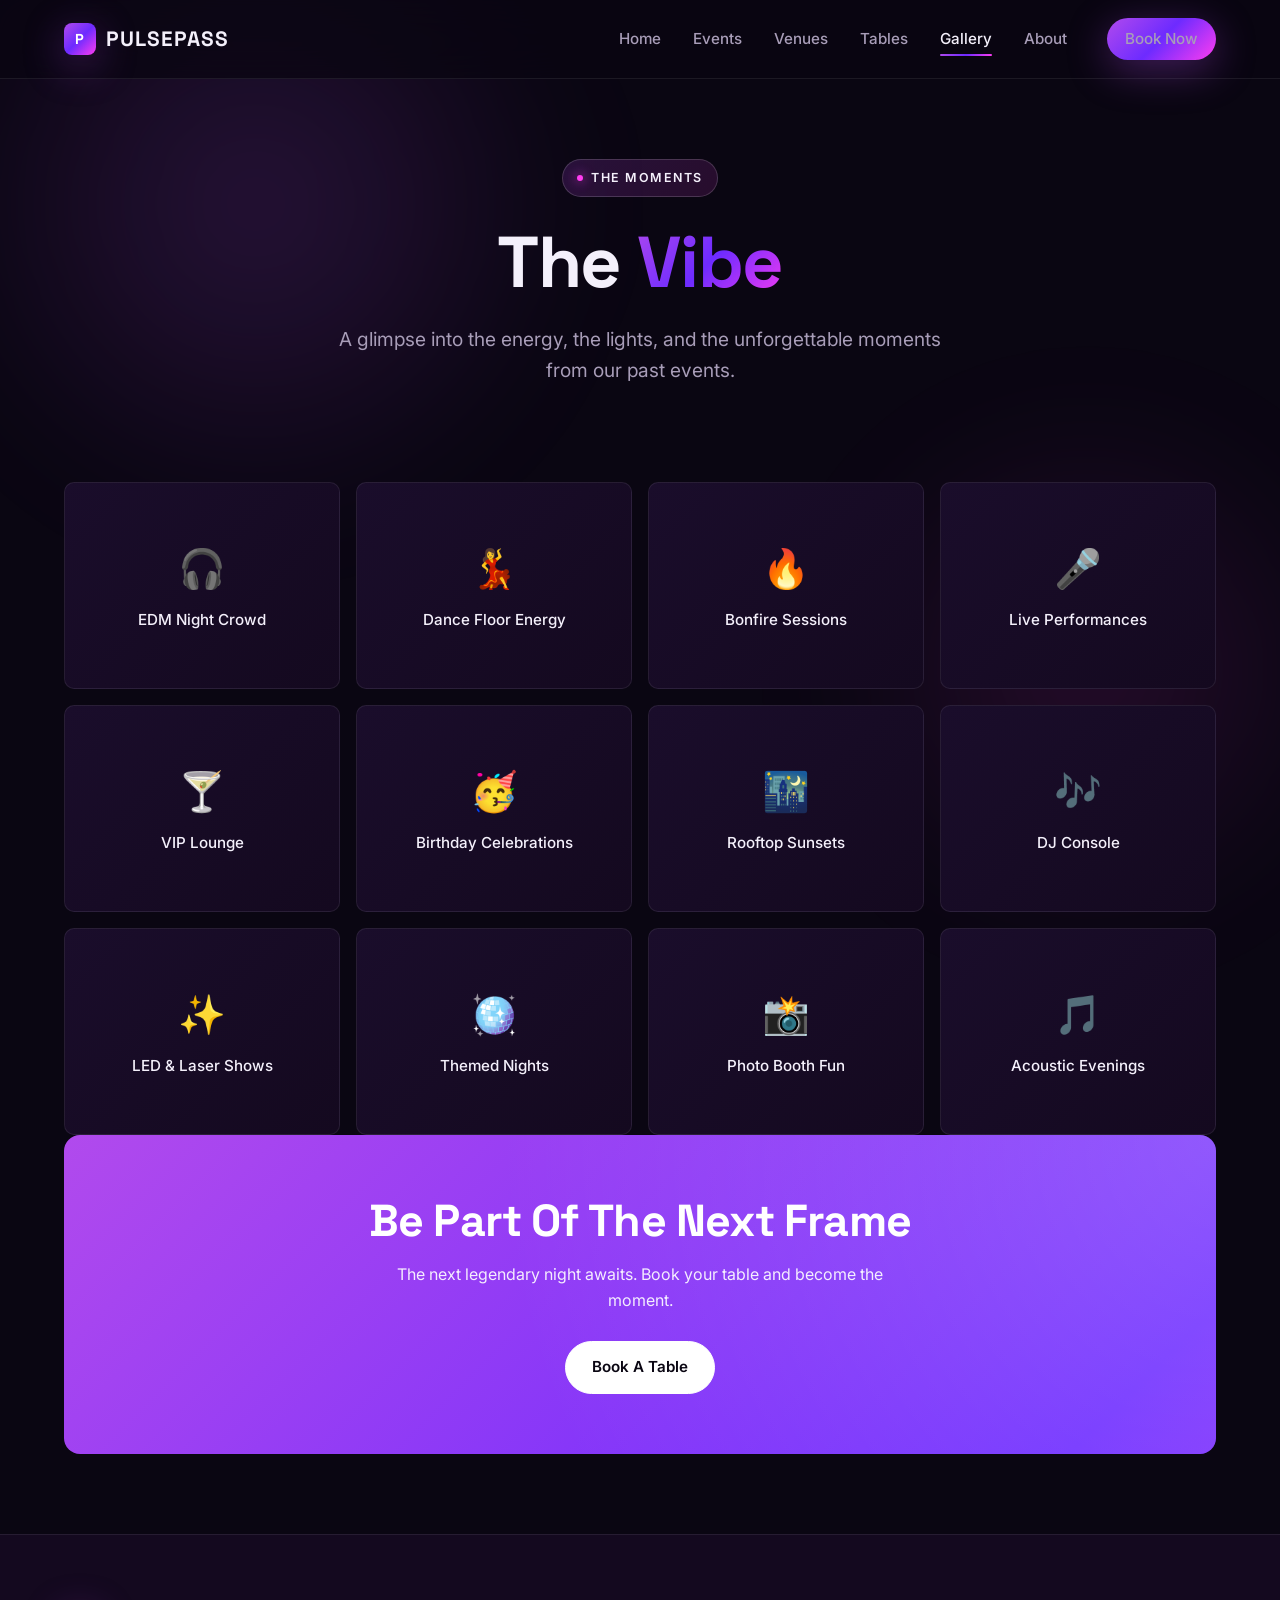
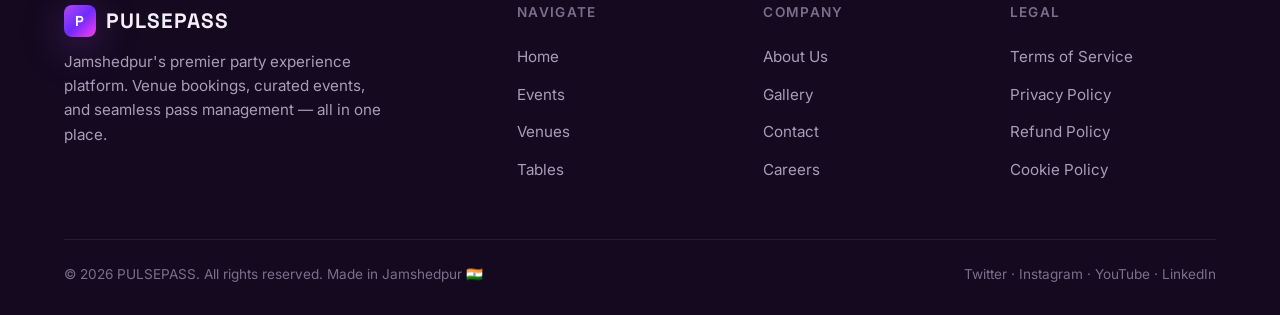
<file: gallery.html>
<!DOCTYPE html>
<html lang="en">
<head>
  <meta charset="UTF-8" />
  <meta name="viewport" content="width=device-width, initial-scale=1.0" />
  <title>Gallery — PULSEPASS</title>
  <meta name="description" content="A glimpse into the energy, lights, and unforgettable moments from past PULSEPASS events." />
  <link rel="preconnect" href="https://fonts.googleapis.com" />
  <link rel="preconnect" href="https://fonts.gstatic.com" crossorigin />
  <link href="https://fonts.googleapis.com/css2?family=Inter:wght@400;500;600;700&family=Space+Grotesk:wght@500;600;700;800&display=swap" rel="stylesheet" />
  <link rel="stylesheet" href="css/style.css" />
</head>
<body>

  <nav class="nav">
    <div class="nav-inner">
      <a href="index.html" class="logo"><span class="logo-mark">P</span> PULSEPASS</a>
      <ul class="nav-links">
        <li><a href="index.html">Home</a></li>
        <li><a href="events.html">Events</a></li>
        <li><a href="venues.html">Venues</a></li>
        <li><a href="passes.html">Tables</a></li>
        <li><a href="gallery.html" class="active">Gallery</a></li>
        <li><a href="about.html">About</a></li>
        <li class="nav-cta"><a href="contact.html" class="btn btn-primary btn-sm">Book Now</a></li>
      </ul>
      <button class="hamburger" aria-label="Menu">☰</button>
    </div>
  </nav>

  <header class="hero container">
    <span class="eyebrow"><span class="dot"></span> The Moments</span>
    <h1>The <span class="gradient-text">Vibe</span></h1>
    <p class="lead">A glimpse into the energy, the lights, and the unforgettable moments from our past events.</p>
  </header>

  <section class="container" style="padding-top:0;">
    <div class="gallery-grid">
      <div class="gallery-item fade-up"><span><span class="gallery-emoji">🎧</span>EDM Night Crowd</span></div>
      <div class="gallery-item fade-up"><span><span class="gallery-emoji">💃</span>Dance Floor Energy</span></div>
      <div class="gallery-item fade-up"><span><span class="gallery-emoji">🔥</span>Bonfire Sessions</span></div>
      <div class="gallery-item fade-up"><span><span class="gallery-emoji">🎤</span>Live Performances</span></div>
      <div class="gallery-item fade-up"><span><span class="gallery-emoji">🍸</span>VIP Lounge</span></div>
      <div class="gallery-item fade-up"><span><span class="gallery-emoji">🥳</span>Birthday Celebrations</span></div>
      <div class="gallery-item fade-up"><span><span class="gallery-emoji">🌃</span>Rooftop Sunsets</span></div>
      <div class="gallery-item fade-up"><span><span class="gallery-emoji">🎶</span>DJ Console</span></div>
      <div class="gallery-item fade-up"><span><span class="gallery-emoji">✨</span>LED &amp; Laser Shows</span></div>
      <div class="gallery-item fade-up"><span><span class="gallery-emoji">🪩</span>Themed Nights</span></div>
      <div class="gallery-item fade-up"><span><span class="gallery-emoji">📸</span>Photo Booth Fun</span></div>
      <div class="gallery-item fade-up"><span><span class="gallery-emoji">🎵</span>Acoustic Evenings</span></div>
    </div>
  </section>

  <section class="container">
    <div class="cta-banner fade-up">
      <h2>Be Part Of The Next Frame</h2>
      <p>The next legendary night awaits. Book your table and become the moment.</p>
      <a href="passes.html" class="btn btn-ghost">Book A Table</a>
    </div>
  </section>

  <footer class="footer">
    <div class="container">
      <div class="footer-grid">
        <div class="footer-brand">
          <div class="logo"><span class="logo-mark">P</span> PULSEPASS</div>
          <p>Jamshedpur's premier party experience platform. Venue bookings, curated events, and seamless pass management — all in one place.</p>
        </div>
        <div><h4>Navigate</h4><ul><li><a href="index.html">Home</a></li><li><a href="events.html">Events</a></li><li><a href="venues.html">Venues</a></li><li><a href="passes.html">Tables</a></li></ul></div>
        <div><h4>Company</h4><ul><li><a href="about.html">About Us</a></li><li><a href="gallery.html">Gallery</a></li><li><a href="contact.html">Contact</a></li><li><a href="#">Careers</a></li></ul></div>
        <div><h4>Legal</h4><ul><li><a href="#">Terms of Service</a></li><li><a href="#">Privacy Policy</a></li><li><a href="#">Refund Policy</a></li><li><a href="#">Cookie Policy</a></li></ul></div>
      </div>
      <div class="footer-bottom"><div>© 2026 PULSEPASS. All rights reserved. Made in Jamshedpur 🇮🇳</div><div>Twitter · Instagram · YouTube · LinkedIn</div></div>
    </div>
  </footer>

  <script src="js/main.js"></script>
</body>
</html>
</file>
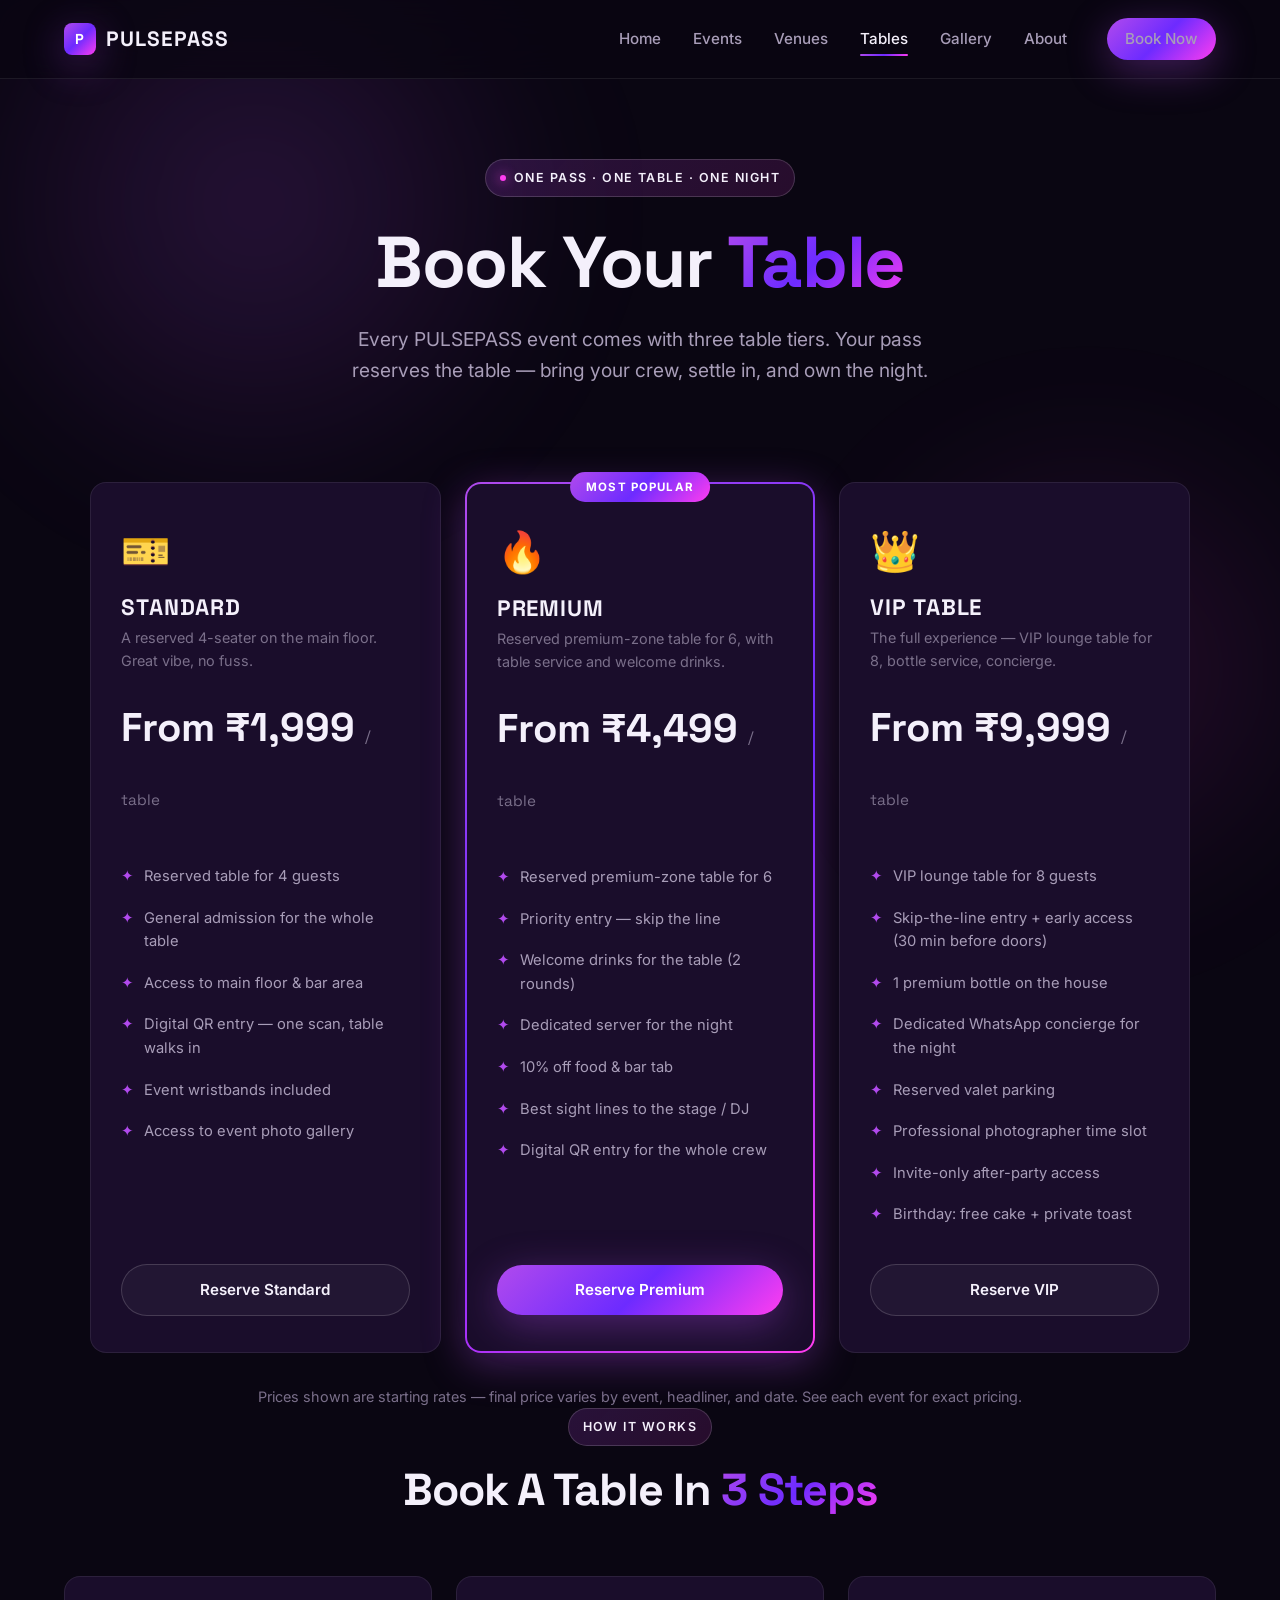
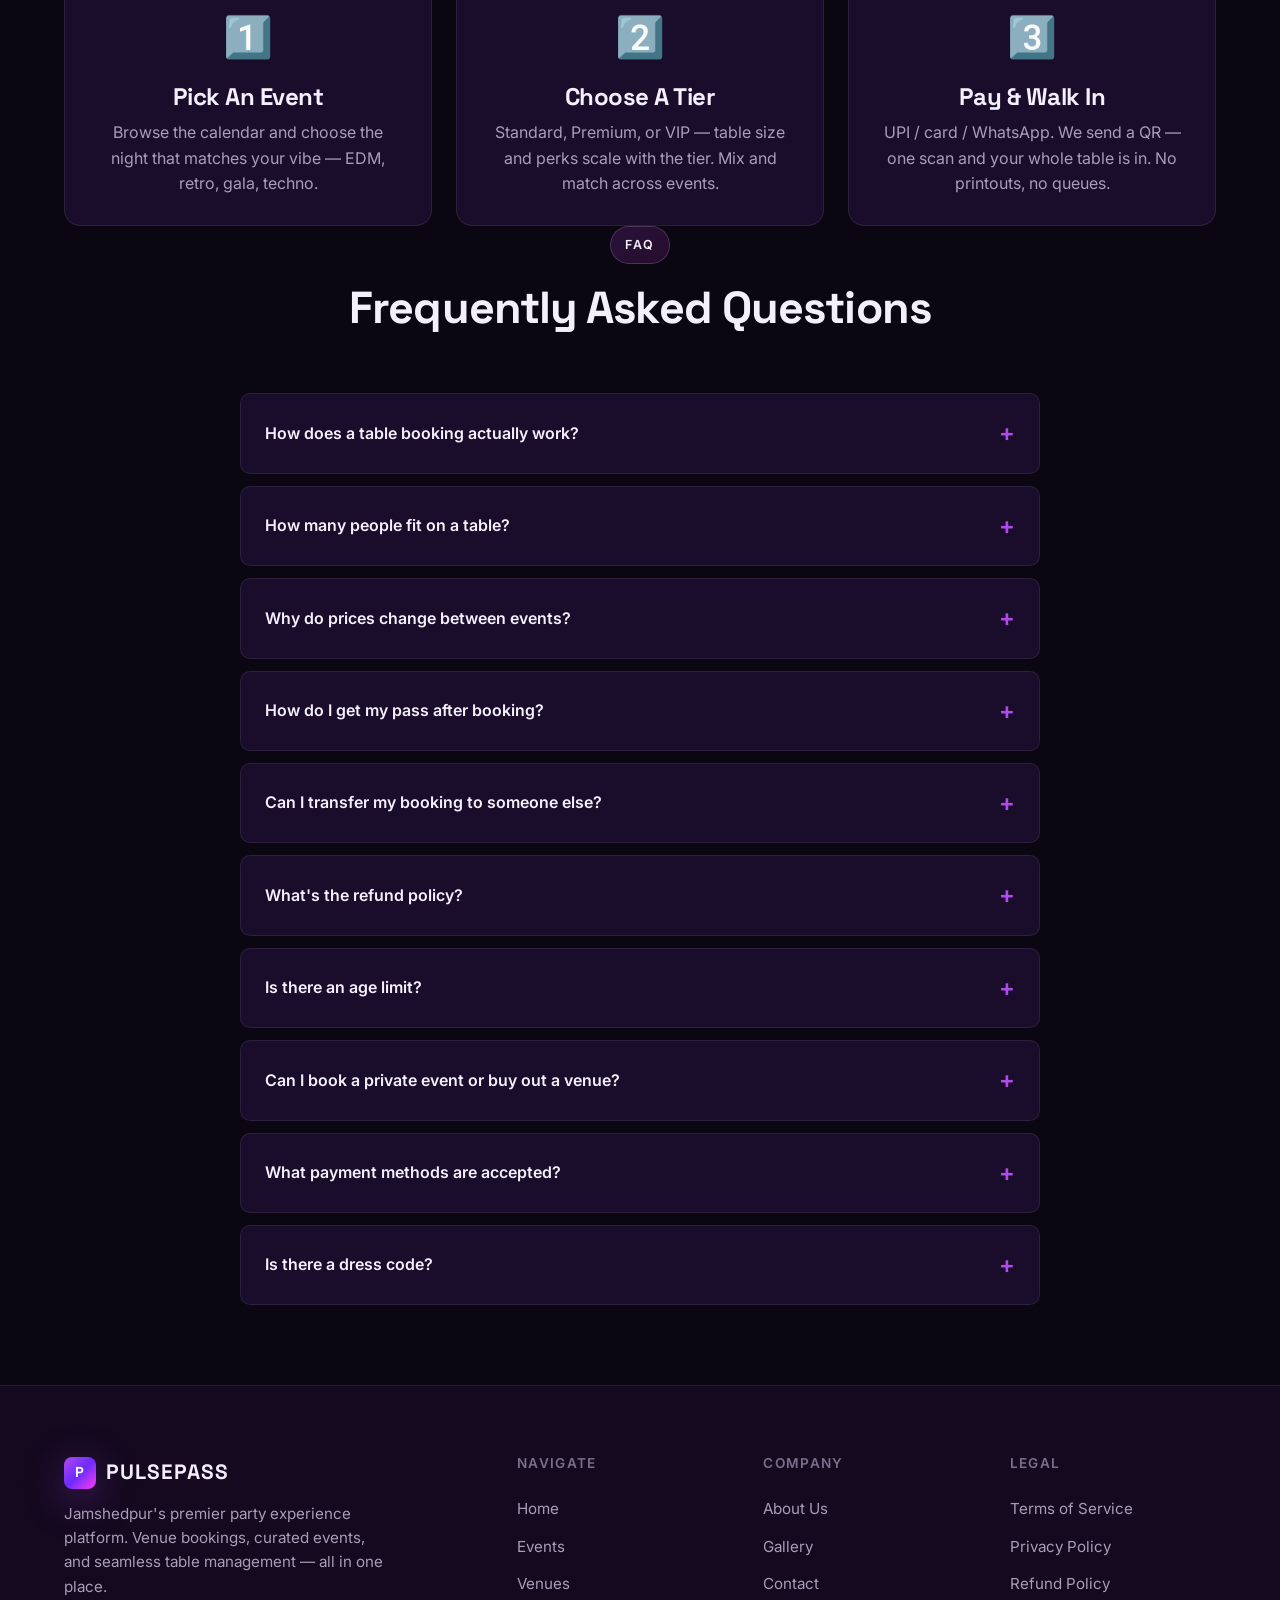
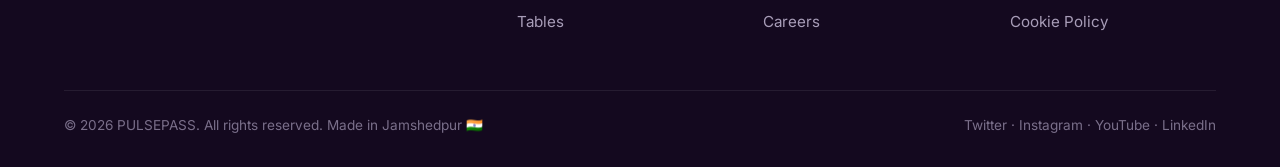
<file: passes.html>
<!DOCTYPE html>
<html lang="en">
<head>
  <meta charset="UTF-8" />
  <meta name="viewport" content="width=device-width, initial-scale=1.0" />
  <title>Table Tiers — PULSEPASS</title>
  <meta name="description" content="Book a table at any PULSEPASS event. Pick a Standard, Premium, or VIP tier — your pass reserves the table for the night." />
  <link rel="preconnect" href="https://fonts.googleapis.com" />
  <link rel="preconnect" href="https://fonts.gstatic.com" crossorigin />
  <link href="https://fonts.googleapis.com/css2?family=Inter:wght@400;500;600;700&family=Space+Grotesk:wght@500;600;700;800&display=swap" rel="stylesheet" />
  <link rel="stylesheet" href="css/style.css" />
</head>
<body>

  <nav class="nav">
    <div class="nav-inner">
      <a href="index.html" class="logo"><span class="logo-mark">P</span> PULSEPASS</a>
      <ul class="nav-links">
        <li><a href="index.html">Home</a></li>
        <li><a href="events.html">Events</a></li>
        <li><a href="venues.html">Venues</a></li>
        <li><a href="passes.html" class="active">Tables</a></li>
        <li><a href="gallery.html">Gallery</a></li>
        <li><a href="about.html">About</a></li>
        <li class="nav-cta"><a href="contact.html" class="btn btn-primary btn-sm">Book Now</a></li>
      </ul>
      <button class="hamburger" aria-label="Menu">☰</button>
    </div>
  </nav>

  <header class="hero container">
    <span class="eyebrow"><span class="dot"></span> One Pass · One Table · One Night</span>
    <h1>Book Your <span class="gradient-text">Table</span></h1>
    <p class="lead">Every PULSEPASS event comes with three table tiers. Your pass reserves the table — bring your crew, settle in, and own the night.</p>
  </header>

  <section class="container" style="padding-top:0;">
    <div class="pass-grid">

      <div class="pass fade-up">
        <div class="pass-icon">🎫</div>
        <h3>STANDARD</h3>
        <p class="pass-tag">A reserved 4-seater on the main floor. Great vibe, no fuss.</p>
        <div class="pass-price">From ₹1,999 <small>/ table</small></div>
        <ul class="pass-features">
          <li>Reserved table for 4 guests</li>
          <li>General admission for the whole table</li>
          <li>Access to main floor &amp; bar area</li>
          <li>Digital QR entry — one scan, table walks in</li>
          <li>Event wristbands included</li>
          <li>Access to event photo gallery</li>
        </ul>
        <a href="contact.html" class="btn btn-ghost">Reserve Standard</a>
      </div>

      <div class="pass featured fade-up">
        <div class="badge-popular">Most Popular</div>
        <div class="pass-icon">🔥</div>
        <h3>PREMIUM</h3>
        <p class="pass-tag">Reserved premium-zone table for 6, with table service and welcome drinks.</p>
        <div class="pass-price">From ₹4,499 <small>/ table</small></div>
        <ul class="pass-features">
          <li>Reserved premium-zone table for 6</li>
          <li>Priority entry — skip the line</li>
          <li>Welcome drinks for the table (2 rounds)</li>
          <li>Dedicated server for the night</li>
          <li>10% off food &amp; bar tab</li>
          <li>Best sight lines to the stage / DJ</li>
          <li>Digital QR entry for the whole crew</li>
        </ul>
        <a href="contact.html" class="btn btn-primary">Reserve Premium</a>
      </div>

      <div class="pass fade-up">
        <div class="pass-icon">👑</div>
        <h3>VIP TABLE</h3>
        <p class="pass-tag">The full experience — VIP lounge table for 8, bottle service, concierge.</p>
        <div class="pass-price">From ₹9,999 <small>/ table</small></div>
        <ul class="pass-features">
          <li>VIP lounge table for 8 guests</li>
          <li>Skip-the-line entry + early access (30 min before doors)</li>
          <li>1 premium bottle on the house</li>
          <li>Dedicated WhatsApp concierge for the night</li>
          <li>Reserved valet parking</li>
          <li>Professional photographer time slot</li>
          <li>Invite-only after-party access</li>
          <li>Birthday: free cake + private toast</li>
        </ul>
        <a href="contact.html" class="btn btn-ghost">Reserve VIP</a>
      </div>

    </div>

    <p style="text-align:center; color:var(--text-dim); margin-top:32px; font-size:0.9rem;">
      Prices shown are starting rates — final price varies by event, headliner, and date. See each event for exact pricing.
    </p>
  </section>

  <!-- HOW IT WORKS -->
  <section class="container">
    <div class="section-head fade-up">
      <span class="eyebrow">How It Works</span>
      <h2 style="margin-top:18px;">Book A Table In <span class="gradient-text">3 Steps</span></h2>
    </div>
    <div class="grid grid-3">
      <div class="card fade-up" style="text-align:center;">
        <div style="font-size:2.5rem; margin-bottom:14px;">1️⃣</div>
        <h3>Pick An Event</h3>
        <p style="margin-top:10px;">Browse the calendar and choose the night that matches your vibe — EDM, retro, gala, techno.</p>
      </div>
      <div class="card fade-up" style="text-align:center;">
        <div style="font-size:2.5rem; margin-bottom:14px;">2️⃣</div>
        <h3>Choose A Tier</h3>
        <p style="margin-top:10px;">Standard, Premium, or VIP — table size and perks scale with the tier. Mix and match across events.</p>
      </div>
      <div class="card fade-up" style="text-align:center;">
        <div style="font-size:2.5rem; margin-bottom:14px;">3️⃣</div>
        <h3>Pay &amp; Walk In</h3>
        <p style="margin-top:10px;">UPI / card / WhatsApp. We send a QR — one scan and your whole table is in. No printouts, no queues.</p>
      </div>
    </div>
  </section>

  <!-- FAQ -->
  <section class="container">
    <div class="section-head fade-up">
      <span class="eyebrow">FAQ</span>
      <h2 style="margin-top:18px;">Frequently Asked Questions</h2>
    </div>
    <div class="faq">
      <details class="faq-item fade-up">
        <summary>How does a table booking actually work?</summary>
        <p>One pass = one reserved table at one event. Pick the event, pick a tier (Standard / Premium / VIP), and your table is held for you and your guests for the whole night. Just show the QR at the door.</p>
      </details>
      <details class="faq-item fade-up">
        <summary>How many people fit on a table?</summary>
        <p>Standard seats 4, Premium seats 6, VIP seats 8. Need a bigger table or want to combine two? WhatsApp us and we'll arrange it.</p>
      </details>
      <details class="faq-item fade-up">
        <summary>Why do prices change between events?</summary>
        <p>Each event has its own headliner, venue, production budget, and demand. Bigger nights (galas, headline DJs) carry higher table rates. The starting prices on this page are the floor — check the event page for the exact rate.</p>
      </details>
      <details class="faq-item fade-up">
        <summary>How do I get my pass after booking?</summary>
        <p>After payment confirmation, you'll receive a QR code via WhatsApp and email. Show this at the venue entrance — one scan and the whole table walks in. No printouts needed.</p>
      </details>
      <details class="faq-item fade-up">
        <summary>Can I transfer my booking to someone else?</summary>
        <p>Yes — the table is what's reserved, not the person. You can hand the QR to whoever's leading your crew that night, as long as the lead guest carries valid ID. WhatsApp us at least 24 hours before to update the lead name.</p>
      </details>
      <details class="faq-item fade-up">
        <summary>What's the refund policy?</summary>
        <p>Full refund if cancelled 48+ hours before the event. 50% refund for 24–48 hours. No refunds within 24 hours of the event. If we cancel the event, full refund within 48 hours.</p>
      </details>
      <details class="faq-item fade-up">
        <summary>Is there an age limit?</summary>
        <p>Most events are 18+. Family-friendly events (like Acoustic Dusk) are open to all ages. Check each event listing — valid government ID required at entry for the lead guest.</p>
      </details>
      <details class="faq-item fade-up">
        <summary>Can I book a private event or buy out a venue?</summary>
        <p>Absolutely. We offer custom packages for birthdays, corporate outings, college fests, and engagement parties. WhatsApp us with your guest count and budget — we'll send a tailored quote.</p>
      </details>
      <details class="faq-item fade-up">
        <summary>What payment methods are accepted?</summary>
        <p>UPI (GPay, PhonePe, Paytm), net banking, debit/credit cards via Razorpay. Cash at select partner outlets.</p>
      </details>
      <details class="faq-item fade-up">
        <summary>Is there a dress code?</summary>
        <p>Themed events (Black Tie Gala, etc.) have a stated dress code on the event page. For general events, smart-casual is recommended. No slippers or torn clothing at premium venues.</p>
      </details>
    </div>
  </section>

  <footer class="footer">
    <div class="container">
      <div class="footer-grid">
        <div class="footer-brand">
          <div class="logo"><span class="logo-mark">P</span> PULSEPASS</div>
          <p>Jamshedpur's premier party experience platform. Venue bookings, curated events, and seamless table management — all in one place.</p>
        </div>
        <div><h4>Navigate</h4><ul><li><a href="index.html">Home</a></li><li><a href="events.html">Events</a></li><li><a href="venues.html">Venues</a></li><li><a href="passes.html">Tables</a></li></ul></div>
        <div><h4>Company</h4><ul><li><a href="about.html">About Us</a></li><li><a href="gallery.html">Gallery</a></li><li><a href="contact.html">Contact</a></li><li><a href="#">Careers</a></li></ul></div>
        <div><h4>Legal</h4><ul><li><a href="#">Terms of Service</a></li><li><a href="#">Privacy Policy</a></li><li><a href="#">Refund Policy</a></li><li><a href="#">Cookie Policy</a></li></ul></div>
      </div>
      <div class="footer-bottom"><div>© 2026 PULSEPASS. All rights reserved. Made in Jamshedpur 🇮🇳</div><div>Twitter · Instagram · YouTube · LinkedIn</div></div>
    </div>
  </footer>

  <script src="js/main.js"></script>
</body>
</html>
</file>
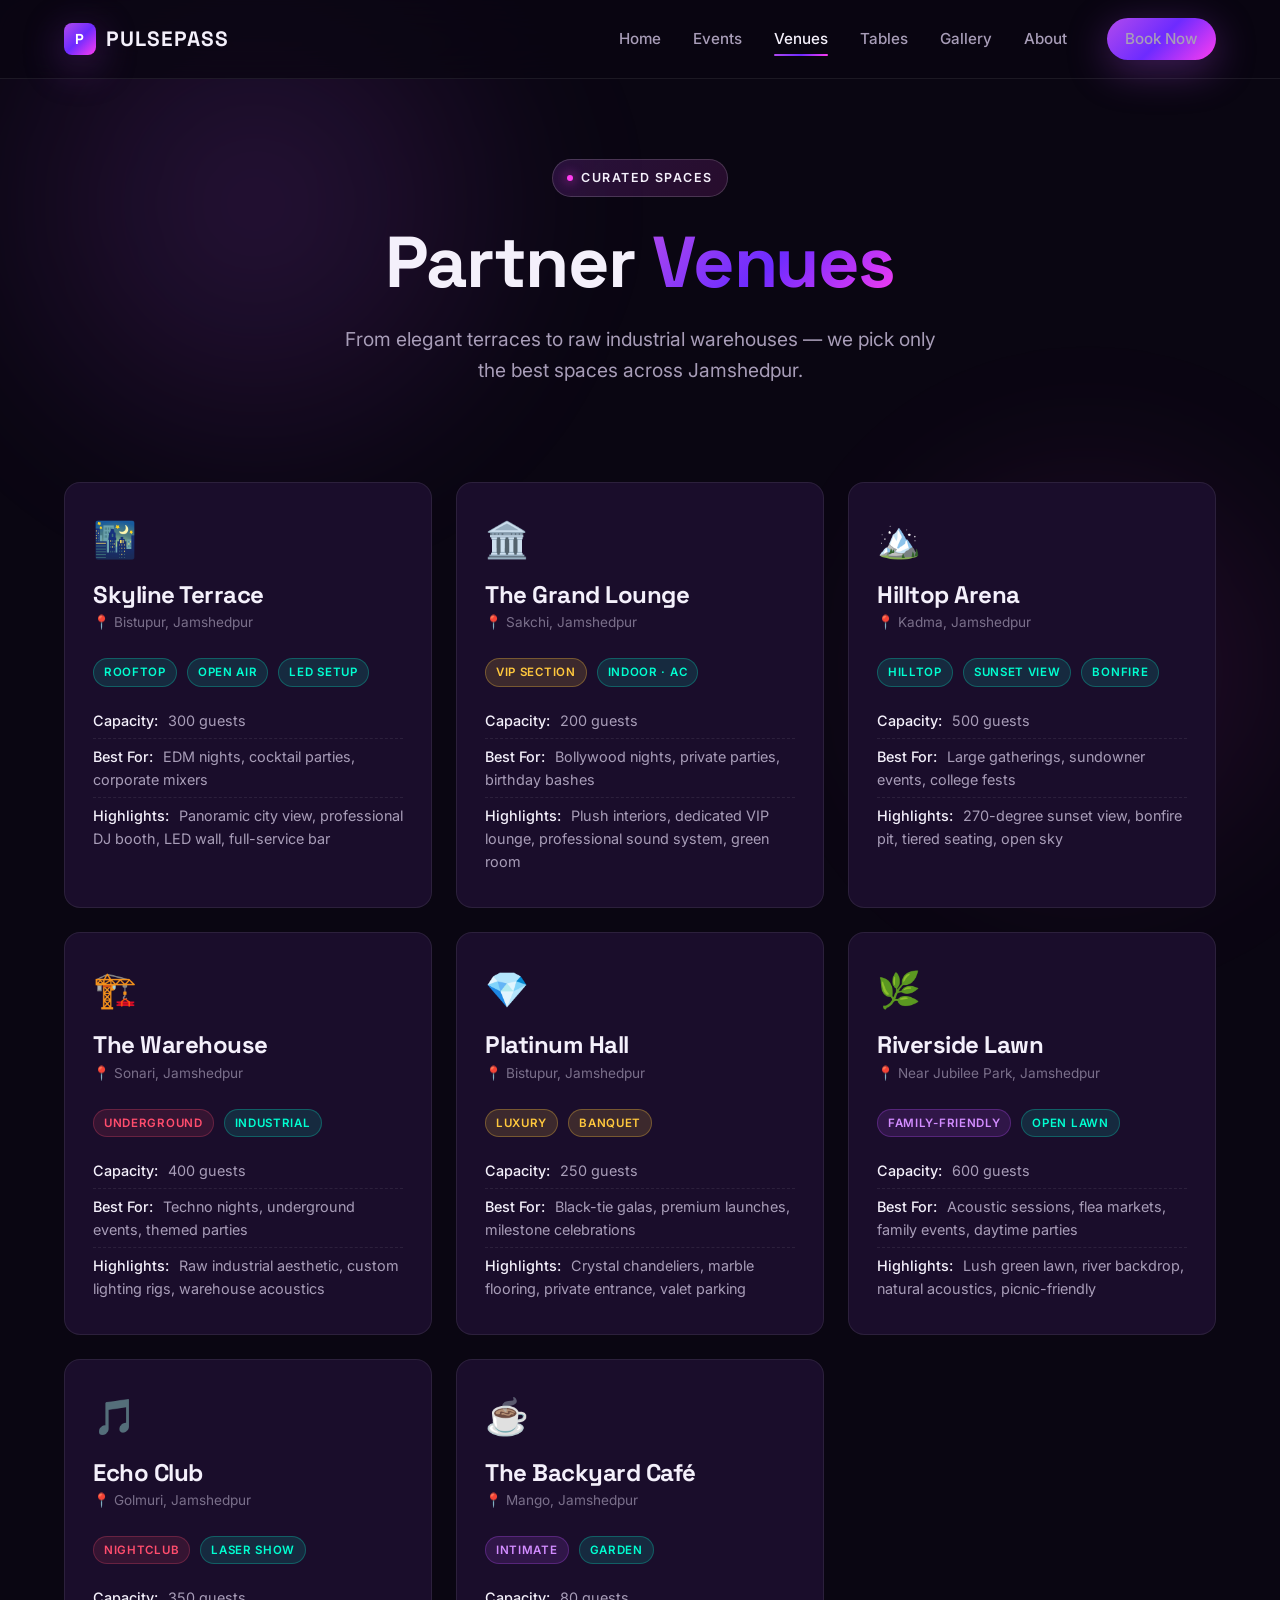
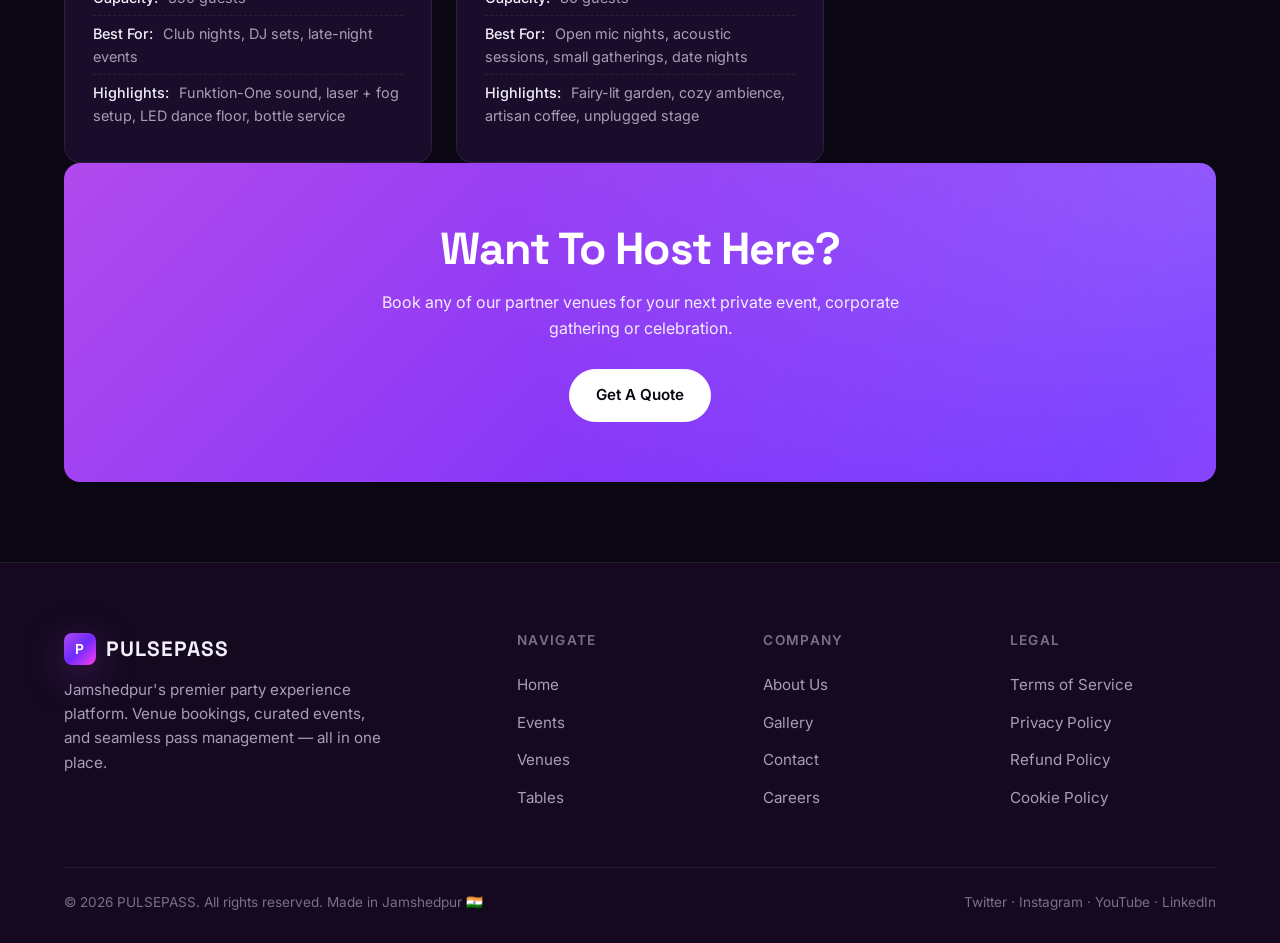
<file: venues.html>
<!DOCTYPE html>
<html lang="en">
<head>
  <meta charset="UTF-8" />
  <meta name="viewport" content="width=device-width, initial-scale=1.0" />
  <title>Venues — PULSEPASS</title>
  <meta name="description" content="From elegant terraces to raw industrial warehouses — discover Jamshedpur's premier party venues." />
  <link rel="preconnect" href="https://fonts.googleapis.com" />
  <link rel="preconnect" href="https://fonts.gstatic.com" crossorigin />
  <link href="https://fonts.googleapis.com/css2?family=Inter:wght@400;500;600;700&family=Space+Grotesk:wght@500;600;700;800&display=swap" rel="stylesheet" />
  <link rel="stylesheet" href="css/style.css" />
</head>
<body>

  <nav class="nav">
    <div class="nav-inner">
      <a href="index.html" class="logo"><span class="logo-mark">P</span> PULSEPASS</a>
      <ul class="nav-links">
        <li><a href="index.html">Home</a></li>
        <li><a href="events.html">Events</a></li>
        <li><a href="venues.html" class="active">Venues</a></li>
        <li><a href="passes.html">Tables</a></li>
        <li><a href="gallery.html">Gallery</a></li>
        <li><a href="about.html">About</a></li>
        <li class="nav-cta"><a href="contact.html" class="btn btn-primary btn-sm">Book Now</a></li>
      </ul>
      <button class="hamburger" aria-label="Menu">☰</button>
    </div>
  </nav>

  <header class="hero container">
    <span class="eyebrow"><span class="dot"></span> Curated Spaces</span>
    <h1>Partner <span class="gradient-text">Venues</span></h1>
    <p class="lead">From elegant terraces to raw industrial warehouses — we pick only the best spaces across Jamshedpur.</p>
  </header>

  <section class="container" style="padding-top:0;">
    <div class="grid grid-2">

      <article class="card venue-card fade-up">
        <div class="venue-emoji">🌃</div>
        <h3>Skyline Terrace</h3>
        <div class="venue-loc">📍 Bistupur, Jamshedpur</div>
        <span class="tag tag-upcoming">Rooftop</span>
        <span class="tag tag-upcoming">Open Air</span>
        <span class="tag tag-upcoming">LED Setup</span>
        <ul>
          <li><strong>Capacity:</strong> 300 guests</li>
          <li><strong>Best For:</strong> EDM nights, cocktail parties, corporate mixers</li>
          <li><strong>Highlights:</strong> Panoramic city view, professional DJ booth, LED wall, full-service bar</li>
        </ul>
      </article>

      <article class="card venue-card fade-up">
        <div class="venue-emoji">🏛️</div>
        <h3>The Grand Lounge</h3>
        <div class="venue-loc">📍 Sakchi, Jamshedpur</div>
        <span class="tag tag-vip">VIP Section</span>
        <span class="tag tag-upcoming">Indoor · AC</span>
        <ul>
          <li><strong>Capacity:</strong> 200 guests</li>
          <li><strong>Best For:</strong> Bollywood nights, private parties, birthday bashes</li>
          <li><strong>Highlights:</strong> Plush interiors, dedicated VIP lounge, professional sound system, green room</li>
        </ul>
      </article>

      <article class="card venue-card fade-up">
        <div class="venue-emoji">🏔️</div>
        <h3>Hilltop Arena</h3>
        <div class="venue-loc">📍 Kadma, Jamshedpur</div>
        <span class="tag tag-upcoming">Hilltop</span>
        <span class="tag tag-upcoming">Sunset View</span>
        <span class="tag tag-upcoming">Bonfire</span>
        <ul>
          <li><strong>Capacity:</strong> 500 guests</li>
          <li><strong>Best For:</strong> Large gatherings, sundowner events, college fests</li>
          <li><strong>Highlights:</strong> 270-degree sunset view, bonfire pit, tiered seating, open sky</li>
        </ul>
      </article>

      <article class="card venue-card fade-up">
        <div class="venue-emoji">🏗️</div>
        <h3>The Warehouse</h3>
        <div class="venue-loc">📍 Sonari, Jamshedpur</div>
        <span class="tag tag-age">Underground</span>
        <span class="tag tag-upcoming">Industrial</span>
        <ul>
          <li><strong>Capacity:</strong> 400 guests</li>
          <li><strong>Best For:</strong> Techno nights, underground events, themed parties</li>
          <li><strong>Highlights:</strong> Raw industrial aesthetic, custom lighting rigs, warehouse acoustics</li>
        </ul>
      </article>

      <article class="card venue-card fade-up">
        <div class="venue-emoji">💎</div>
        <h3>Platinum Hall</h3>
        <div class="venue-loc">📍 Bistupur, Jamshedpur</div>
        <span class="tag tag-vip">Luxury</span>
        <span class="tag tag-vip">Banquet</span>
        <ul>
          <li><strong>Capacity:</strong> 250 guests</li>
          <li><strong>Best For:</strong> Black-tie galas, premium launches, milestone celebrations</li>
          <li><strong>Highlights:</strong> Crystal chandeliers, marble flooring, private entrance, valet parking</li>
        </ul>
      </article>

      <article class="card venue-card fade-up">
        <div class="venue-emoji">🌿</div>
        <h3>Riverside Lawn</h3>
        <div class="venue-loc">📍 Near Jubilee Park, Jamshedpur</div>
        <span class="tag tag-family">Family-Friendly</span>
        <span class="tag tag-upcoming">Open Lawn</span>
        <ul>
          <li><strong>Capacity:</strong> 600 guests</li>
          <li><strong>Best For:</strong> Acoustic sessions, flea markets, family events, daytime parties</li>
          <li><strong>Highlights:</strong> Lush green lawn, river backdrop, natural acoustics, picnic-friendly</li>
        </ul>
      </article>

      <article class="card venue-card fade-up">
        <div class="venue-emoji">🎵</div>
        <h3>Echo Club</h3>
        <div class="venue-loc">📍 Golmuri, Jamshedpur</div>
        <span class="tag tag-age">Nightclub</span>
        <span class="tag tag-upcoming">Laser Show</span>
        <ul>
          <li><strong>Capacity:</strong> 350 guests</li>
          <li><strong>Best For:</strong> Club nights, DJ sets, late-night events</li>
          <li><strong>Highlights:</strong> Funktion-One sound, laser + fog setup, LED dance floor, bottle service</li>
        </ul>
      </article>

      <article class="card venue-card fade-up">
        <div class="venue-emoji">☕</div>
        <h3>The Backyard Café</h3>
        <div class="venue-loc">📍 Mango, Jamshedpur</div>
        <span class="tag tag-family">Intimate</span>
        <span class="tag tag-upcoming">Garden</span>
        <ul>
          <li><strong>Capacity:</strong> 80 guests</li>
          <li><strong>Best For:</strong> Open mic nights, acoustic sessions, small gatherings, date nights</li>
          <li><strong>Highlights:</strong> Fairy-lit garden, cozy ambience, artisan coffee, unplugged stage</li>
        </ul>
      </article>

    </div>
  </section>

  <section class="container">
    <div class="cta-banner fade-up">
      <h2>Want To Host Here?</h2>
      <p>Book any of our partner venues for your next private event, corporate gathering or celebration.</p>
      <a href="contact.html" class="btn btn-ghost">Get A Quote</a>
    </div>
  </section>

  <footer class="footer">
    <div class="container">
      <div class="footer-grid">
        <div class="footer-brand">
          <div class="logo"><span class="logo-mark">P</span> PULSEPASS</div>
          <p>Jamshedpur's premier party experience platform. Venue bookings, curated events, and seamless pass management — all in one place.</p>
        </div>
        <div><h4>Navigate</h4><ul><li><a href="index.html">Home</a></li><li><a href="events.html">Events</a></li><li><a href="venues.html">Venues</a></li><li><a href="passes.html">Tables</a></li></ul></div>
        <div><h4>Company</h4><ul><li><a href="about.html">About Us</a></li><li><a href="gallery.html">Gallery</a></li><li><a href="contact.html">Contact</a></li><li><a href="#">Careers</a></li></ul></div>
        <div><h4>Legal</h4><ul><li><a href="#">Terms of Service</a></li><li><a href="#">Privacy Policy</a></li><li><a href="#">Refund Policy</a></li><li><a href="#">Cookie Policy</a></li></ul></div>
      </div>
      <div class="footer-bottom"><div>© 2026 PULSEPASS. All rights reserved. Made in Jamshedpur 🇮🇳</div><div>Twitter · Instagram · YouTube · LinkedIn</div></div>
    </div>
  </footer>

  <script src="js/main.js"></script>
</body>
</html>
</file>
<file: css/style.css>
/* ============================================
   PULSEPASS — Global Styles
   ============================================ */

:root {
  --bg: #0a0612;
  --bg-elev: #14091f;
  --bg-card: #1a0d2b;
  --surface: rgba(255, 255, 255, 0.04);
  --border: rgba(255, 255, 255, 0.08);
  --border-strong: rgba(255, 255, 255, 0.16);
  --text: #f4f0fb;
  --text-muted: #a89db8;
  --text-dim: #7a6f8a;
  --primary: #b14aed;
  --primary-2: #6d2bff;
  --accent: #ff3df0;
  --neon: #00ffd1;
  --gold: #ffc83d;
  --danger: #ff4d6d;
  --gradient: linear-gradient(135deg, #b14aed 0%, #6d2bff 50%, #ff3df0 100%);
  --gradient-soft: linear-gradient(135deg, rgba(177,74,237,0.18), rgba(255,61,240,0.12));
  --shadow-glow: 0 10px 40px rgba(177, 74, 237, 0.35);
  --radius: 16px;
  --radius-sm: 10px;
  --maxw: 1200px;
  --font: 'Inter', -apple-system, BlinkMacSystemFont, "Segoe UI", Roboto, sans-serif;
  --font-display: 'Space Grotesk', 'Inter', sans-serif;
}

* { box-sizing: border-box; margin: 0; padding: 0; }

html {
  scroll-behavior: smooth;
  overflow-x: hidden;
  -webkit-text-size-adjust: 100%;
}

body {
  font-family: var(--font);
  background: var(--bg);
  color: var(--text);
  line-height: 1.6;
  -webkit-font-smoothing: antialiased;
  overflow-x: hidden;
  width: 100%;
  max-width: 100vw;
}

/* Prevent any element from forcing horizontal overflow */
img, svg, video, iframe { max-width: 100%; height: auto; }
p, h1, h2, h3, h4, blockquote, li, span, a { overflow-wrap: break-word; word-wrap: break-word; }

/* Animated background glow */
body::before {
  content: '';
  position: fixed;
  top: -20%;
  left: -10%;
  width: 60vw;
  height: 60vw;
  background: radial-gradient(circle, rgba(177,74,237,0.18) 0%, transparent 60%);
  z-index: -2;
  filter: blur(60px);
  animation: float 20s ease-in-out infinite;
  pointer-events: none;
}

body::after {
  content: '';
  position: fixed;
  bottom: -10%;
  right: -10%;
  width: 50vw;
  height: 50vw;
  background: radial-gradient(circle, rgba(255,61,240,0.12) 0%, transparent 60%);
  z-index: -2;
  filter: blur(60px);
  animation: float 24s ease-in-out infinite reverse;
  pointer-events: none;
}

@keyframes float {
  0%, 100% { transform: translate(0, 0); }
  50% { transform: translate(40px, -40px); }
}

img { max-width: 100%; display: block; }

a { color: inherit; text-decoration: none; }

/* ============================================
   Typography
   ============================================ */
h1, h2, h3, h4 {
  font-family: var(--font-display);
  font-weight: 700;
  line-height: 1.15;
  letter-spacing: -0.02em;
}

h1 { font-size: clamp(2rem, 8vw, 4.5rem); }
h2 { font-size: clamp(1.5rem, 5vw, 2.8rem); }
h3 { font-size: clamp(1.1rem, 3vw, 1.5rem); }

p { color: var(--text-muted); }

.gradient-text {
  background: var(--gradient);
  -webkit-background-clip: text;
  background-clip: text;
  -webkit-text-fill-color: transparent;
}

.eyebrow {
  display: inline-flex;
  align-items: center;
  gap: 8px;
  font-size: clamp(0.65rem, 2.6vw, 0.78rem);
  font-weight: 600;
  letter-spacing: 0.12em;
  text-transform: uppercase;
  padding: 8px 14px;
  background: var(--gradient-soft);
  border: 1px solid var(--border-strong);
  border-radius: 999px;
  color: var(--text);
  max-width: 100%;
  text-align: center;
}

.eyebrow .dot {
  width: 6px; height: 6px; border-radius: 50%;
  background: var(--accent);
  box-shadow: 0 0 12px var(--accent);
  animation: pulse 2s infinite;
}

@keyframes pulse {
  0%, 100% { opacity: 1; transform: scale(1); }
  50% { opacity: 0.6; transform: scale(1.3); }
}

/* ============================================
   Layout
   ============================================ */
.container {
  max-width: var(--maxw);
  margin: 0 auto;
  padding: 0 24px;
}

section {
  padding: 100px 0;
}

.section-head {
  text-align: center;
  margin-bottom: 60px;
}

.section-head p {
  max-width: 640px;
  margin: 18px auto 0;
  font-size: 1.05rem;
}

/* ============================================
   Navigation
   ============================================ */
.nav {
  position: sticky;
  top: 0;
  z-index: 100;
  background: rgba(10, 6, 18, 0.75);
  backdrop-filter: blur(20px);
  -webkit-backdrop-filter: blur(20px);
  border-bottom: 1px solid var(--border);
}

.nav-inner {
  display: flex;
  align-items: center;
  justify-content: space-between;
  padding: 18px 24px;
  max-width: var(--maxw);
  margin: 0 auto;
}

.logo {
  font-family: var(--font-display);
  font-weight: 800;
  font-size: 1.3rem;
  letter-spacing: 0.05em;
  display: flex;
  align-items: center;
  gap: 10px;
}

.logo-mark {
  width: 32px; height: 32px;
  border-radius: 8px;
  background: var(--gradient);
  display: grid;
  place-items: center;
  box-shadow: var(--shadow-glow);
  font-size: 0.9rem;
  color: white;
}

.nav-links {
  display: flex;
  gap: 32px;
  list-style: none;
  align-items: center;
}

.nav-links a {
  font-size: 0.95rem;
  font-weight: 500;
  color: var(--text-muted);
  transition: color 0.2s;
  position: relative;
}

.nav-links a:hover, .nav-links a.active {
  color: var(--text);
}

.nav-links a.active::after {
  content: '';
  position: absolute;
  bottom: -8px; left: 0; right: 0;
  height: 2px;
  background: var(--gradient);
  border-radius: 2px;
}

.nav-cta { margin-left: 8px; }

.hamburger {
  display: none;
  background: none;
  border: 1px solid var(--border-strong);
  color: var(--text);
  width: 40px; height: 40px;
  border-radius: 10px;
  cursor: pointer;
  font-size: 1.2rem;
}

/* ============================================
   Buttons
   ============================================ */
.btn {
  display: inline-flex;
  align-items: center;
  justify-content: center;
  gap: 8px;
  padding: 13px 26px;
  border-radius: 999px;
  font-weight: 600;
  font-size: 0.95rem;
  cursor: pointer;
  transition: transform 0.2s, box-shadow 0.2s, background 0.2s;
  border: none;
  font-family: inherit;
}

.btn-primary {
  background: var(--gradient);
  color: white;
  box-shadow: var(--shadow-glow);
}

.btn-primary:hover {
  transform: translateY(-2px);
  box-shadow: 0 14px 50px rgba(177, 74, 237, 0.55);
}

.btn-ghost {
  background: var(--surface);
  color: var(--text);
  border: 1px solid var(--border-strong);
}

.btn-ghost:hover {
  background: rgba(255,255,255,0.08);
  transform: translateY(-2px);
}

.btn-sm { padding: 9px 18px; font-size: 0.85rem; }

/* ============================================
   Hero
   ============================================ */
.hero {
  padding: 80px 0 60px;
  text-align: center;
  position: relative;
}

.hero h1 {
  margin: 24px 0 20px;
}

.hero p.lead {
  font-size: clamp(1rem, 1.6vw, 1.2rem);
  max-width: 620px;
  margin: 0 auto 36px;
}

.hero-actions {
  display: flex;
  gap: 14px;
  justify-content: center;
  flex-wrap: wrap;
  margin-bottom: 70px;
}

/* ============================================
   Stats
   ============================================ */
.stats {
  display: grid;
  grid-template-columns: repeat(auto-fit, minmax(140px, 1fr));
  gap: 1px;
  background: var(--border);
  border: 1px solid var(--border);
  border-radius: var(--radius);
  overflow: hidden;
  max-width: 800px;
  margin: 0 auto;
}

.stat {
  background: var(--bg-card);
  padding: 32px 20px;
  text-align: center;
}

.stat-value {
  font-family: var(--font-display);
  font-size: clamp(2rem, 4vw, 2.8rem);
  font-weight: 700;
  background: var(--gradient);
  -webkit-background-clip: text;
  background-clip: text;
  -webkit-text-fill-color: transparent;
}

.stat-label {
  color: var(--text-dim);
  font-size: 0.85rem;
  margin-top: 4px;
  letter-spacing: 0.05em;
  text-transform: uppercase;
}

/* ============================================
   Cards / Grid
   ============================================ */
.grid {
  display: grid;
  gap: 24px;
}

.grid-3 { grid-template-columns: repeat(auto-fit, minmax(300px, 1fr)); }
.grid-2 { grid-template-columns: repeat(auto-fit, minmax(360px, 1fr)); }

.card {
  background: var(--bg-card);
  border: 1px solid var(--border);
  border-radius: var(--radius);
  padding: 28px;
  transition: transform 0.25s, border-color 0.25s, box-shadow 0.25s;
  position: relative;
  overflow: hidden;
}

.card::before {
  content: '';
  position: absolute;
  top: 0; left: 0; right: 0;
  height: 2px;
  background: var(--gradient);
  opacity: 0;
  transition: opacity 0.25s;
}

.card:hover {
  transform: translateY(-4px);
  border-color: var(--border-strong);
  box-shadow: 0 20px 50px rgba(0,0,0,0.4);
}

.card:hover::before { opacity: 1; }

/* Event card */
.event-card .event-emoji {
  font-size: 2.5rem;
  margin-bottom: 16px;
}

.event-card h3 { margin-bottom: 6px; }

.event-card .event-sub {
  color: var(--text-dim);
  font-size: 0.85rem;
  letter-spacing: 0.08em;
  text-transform: uppercase;
  margin-bottom: 18px;
}

.event-meta {
  display: flex;
  flex-direction: column;
  gap: 10px;
  margin: 20px 0;
  padding: 18px;
  background: var(--surface);
  border-radius: var(--radius-sm);
  border: 1px solid var(--border);
}

.event-meta-row {
  display: flex;
  justify-content: space-between;
  align-items: center;
  gap: 12px;
  font-size: 0.88rem;
  min-width: 0;
}

.event-meta-row span:first-child {
  color: var(--text-dim);
  flex-shrink: 0;
}

.event-meta-row span:last-child {
  color: var(--text);
  font-weight: 500;
  text-align: right;
  min-width: 0;
  overflow-wrap: anywhere;
}

.price {
  font-family: var(--font-display);
  font-weight: 700;
  background: var(--gradient);
  -webkit-background-clip: text;
  background-clip: text;
  -webkit-text-fill-color: transparent;
}

.tag {
  display: inline-block;
  padding: 4px 10px;
  border-radius: 999px;
  font-size: 0.72rem;
  font-weight: 600;
  text-transform: uppercase;
  letter-spacing: 0.06em;
  margin-right: 6px;
  margin-top: 6px;
}

.tag-vip { background: rgba(255, 200, 61, 0.15); color: var(--gold); border: 1px solid rgba(255,200,61,0.3); }
.tag-upcoming { background: rgba(0, 255, 209, 0.12); color: var(--neon); border: 1px solid rgba(0,255,209,0.25); }
.tag-family { background: rgba(177, 74, 237, 0.15); color: #d28cff; border: 1px solid rgba(177,74,237,0.3); }
.tag-age { background: rgba(255, 77, 109, 0.12); color: var(--danger); border: 1px solid rgba(255,77,109,0.25); }

/* Venue card */
.venue-card .venue-emoji {
  font-size: 2.2rem;
  margin-bottom: 14px;
}

.venue-card h3 { margin-bottom: 4px; }

.venue-card .venue-loc {
  color: var(--text-dim);
  font-size: 0.85rem;
  margin-bottom: 18px;
}

.venue-card ul {
  list-style: none;
  margin-top: 16px;
}

.venue-card li {
  font-size: 0.9rem;
  color: var(--text-muted);
  padding: 6px 0;
  border-bottom: 1px dashed var(--border);
}

.venue-card li:last-child { border-bottom: none; }

.venue-card li strong {
  color: var(--text);
  font-weight: 500;
  margin-right: 6px;
}

/* Testimonial */
.testimonial {
  padding: 32px;
}

.stars { color: var(--gold); margin-bottom: 14px; font-size: 1.1rem; letter-spacing: 2px; }

.testimonial blockquote {
  font-size: 1rem;
  color: var(--text);
  line-height: 1.7;
  margin-bottom: 18px;
  font-style: italic;
}

.testimonial cite {
  font-style: normal;
  color: var(--text-muted);
  font-size: 0.9rem;
}

.testimonial cite strong {
  display: block;
  color: var(--text);
  font-weight: 600;
  margin-bottom: 2px;
}

/* Pass / Pricing */
.pass-grid {
  display: grid;
  grid-template-columns: repeat(auto-fit, minmax(300px, 1fr));
  gap: 24px;
  max-width: 1100px;
  margin: 0 auto;
}

.pass {
  background: var(--bg-card);
  border: 1px solid var(--border);
  border-radius: var(--radius);
  padding: 36px 30px;
  display: flex;
  flex-direction: column;
  position: relative;
  transition: transform 0.25s, border-color 0.25s;
}

.pass:hover { transform: translateY(-4px); }

.pass.featured {
  border-color: transparent;
  background:
    linear-gradient(var(--bg-card), var(--bg-card)) padding-box,
    var(--gradient) border-box;
  border: 2px solid transparent;
  transform: scale(1.03);
  box-shadow: var(--shadow-glow);
}

.pass.featured:hover { transform: scale(1.03) translateY(-4px); }

.badge-popular {
  position: absolute;
  top: -12px;
  left: 50%;
  transform: translateX(-50%);
  background: var(--gradient);
  color: white;
  padding: 6px 16px;
  border-radius: 999px;
  font-size: 0.72rem;
  font-weight: 700;
  letter-spacing: 0.1em;
  text-transform: uppercase;
}

.pass-icon { font-size: 2.5rem; margin-bottom: 12px; }
.pass h3 { font-size: 1.4rem; margin-bottom: 6px; letter-spacing: 0.04em; }
.pass .pass-tag { color: var(--text-dim); font-size: 0.9rem; min-height: 48px; margin-bottom: 22px; }

.pass-price {
  font-family: var(--font-display);
  font-size: 2.5rem;
  font-weight: 700;
  margin-bottom: 4px;
  color: var(--text);
}

.pass-price small {
  font-size: 0.95rem;
  color: var(--text-dim);
  font-weight: 400;
}

.pass-features {
  list-style: none;
  margin: 28px 0;
  flex-grow: 1;
}

.pass-features li {
  padding: 9px 0;
  font-size: 0.92rem;
  color: var(--text-muted);
  display: flex;
  align-items: flex-start;
  gap: 10px;
}

.pass-features li::before {
  content: '✦';
  color: var(--primary);
  flex-shrink: 0;
}

.pass .btn { width: 100%; }

/* FAQ */
.faq {
  max-width: 800px;
  margin: 60px auto 0;
}

.faq-item {
  background: var(--bg-card);
  border: 1px solid var(--border);
  border-radius: var(--radius-sm);
  margin-bottom: 12px;
  overflow: hidden;
}

.faq-item summary {
  padding: 20px 24px;
  cursor: pointer;
  font-weight: 600;
  list-style: none;
  display: flex;
  justify-content: space-between;
  align-items: center;
  gap: 16px;
  font-size: 1rem;
  color: var(--text);
}

.faq-item summary::-webkit-details-marker { display: none; }

.faq-item summary::after {
  content: '+';
  font-size: 1.5rem;
  color: var(--primary);
  transition: transform 0.2s;
  flex-shrink: 0;
}

.faq-item[open] summary::after { transform: rotate(45deg); }

.faq-item p {
  padding: 0 24px 22px;
  color: var(--text-muted);
}

/* Gallery */
.gallery-grid {
  display: grid;
  grid-template-columns: repeat(auto-fill, minmax(220px, 1fr));
  gap: 16px;
}

.gallery-item {
  aspect-ratio: 4/3;
  border-radius: var(--radius-sm);
  background: var(--bg-card);
  border: 1px solid var(--border);
  display: grid;
  place-items: center;
  font-size: 0.95rem;
  font-weight: 500;
  text-align: center;
  padding: 20px;
  transition: transform 0.25s, border-color 0.25s;
  cursor: pointer;
  position: relative;
  overflow: hidden;
  background: linear-gradient(135deg, var(--bg-card), var(--bg-elev));
}

.gallery-item::before {
  content: '';
  position: absolute;
  inset: 0;
  background: var(--gradient-soft);
  opacity: 0;
  transition: opacity 0.25s;
}

.gallery-item:hover {
  transform: scale(1.04);
  border-color: var(--primary);
}

.gallery-item:hover::before { opacity: 1; }

.gallery-item span {
  position: relative;
  z-index: 1;
  display: block;
}

.gallery-item .gallery-emoji {
  font-size: 2.4rem;
  margin-bottom: 8px;
}

/* About */
.about-feature-list {
  list-style: none;
  margin-top: 32px;
}

.about-feature-list li {
  padding: 18px 0;
  border-bottom: 1px solid var(--border);
  color: var(--text-muted);
}

.about-feature-list li:last-child { border-bottom: none; }

.about-feature-list strong {
  display: block;
  color: var(--text);
  margin-bottom: 4px;
  font-size: 1.05rem;
  font-weight: 600;
}

.team-grid {
  display: grid;
  grid-template-columns: repeat(auto-fit, minmax(220px, 1fr));
  gap: 20px;
  margin-top: 40px;
}

.team-card {
  background: var(--bg-card);
  border: 1px solid var(--border);
  border-radius: var(--radius-sm);
  padding: 24px;
  text-align: center;
}

.team-avatar {
  width: 64px; height: 64px;
  border-radius: 50%;
  background: var(--gradient);
  margin: 0 auto 16px;
  display: grid;
  place-items: center;
  font-size: 1.5rem;
  font-weight: 700;
  color: white;
}

.team-card h4 {
  font-size: 1rem;
  margin-bottom: 6px;
}

.team-card p {
  font-size: 0.85rem;
}

/* Contact / Form */
.contact-grid {
  display: grid;
  grid-template-columns: 1.4fr 1fr;
  gap: 40px;
  align-items: start;
}

.form-card {
  background: var(--bg-card);
  border: 1px solid var(--border);
  border-radius: var(--radius);
  padding: 36px;
}

.form-row {
  display: grid;
  grid-template-columns: 1fr 1fr;
  gap: 16px;
}

.form-field {
  margin-bottom: 18px;
}

.form-field label {
  display: block;
  font-size: 0.85rem;
  color: var(--text-muted);
  margin-bottom: 8px;
  font-weight: 500;
}

.form-field input,
.form-field select,
.form-field textarea {
  width: 100%;
  background: var(--bg);
  border: 1px solid var(--border-strong);
  border-radius: 10px;
  padding: 13px 16px;
  color: var(--text);
  font-family: inherit;
  font-size: 0.95rem;
  transition: border-color 0.2s, background 0.2s;
}

.form-field input:focus,
.form-field select:focus,
.form-field textarea:focus {
  outline: none;
  border-color: var(--primary);
  background: var(--bg-elev);
}

.form-field textarea { resize: vertical; min-height: 110px; }

.contact-info {
  background: var(--bg-card);
  border: 1px solid var(--border);
  border-radius: var(--radius);
  padding: 32px;
}

.contact-info h3 {
  font-size: 1.1rem;
  margin-bottom: 20px;
}

.contact-info ul { list-style: none; }

.contact-info li {
  display: flex;
  gap: 14px;
  padding: 12px 0;
  border-bottom: 1px solid var(--border);
  font-size: 0.95rem;
  align-items: center;
}

.contact-info li:last-child { border-bottom: none; }

.contact-info li .icon {
  font-size: 1.2rem;
  width: 32px;
  flex-shrink: 0;
}

.contact-info li .label {
  color: var(--text-dim);
  font-size: 0.8rem;
  display: block;
  margin-bottom: 2px;
  text-transform: uppercase;
  letter-spacing: 0.05em;
}

.contact-info li a:hover { color: var(--primary); }

.hours-table {
  width: 100%;
  margin-top: 18px;
  font-size: 0.9rem;
}

.hours-table td {
  padding: 10px 0;
  border-bottom: 1px solid var(--border);
  color: var(--text-muted);
}

.hours-table tr:last-child td { border-bottom: none; }

.hours-table td:last-child {
  text-align: right;
  color: var(--text);
  font-weight: 500;
}

.quick-actions {
  display: flex;
  gap: 12px;
  flex-wrap: wrap;
  margin-top: 24px;
}

.quick-actions .btn { flex: 1; min-width: 140px; }

/* ============================================
   CTA banner
   ============================================ */
.cta-banner {
  background: var(--gradient);
  border-radius: var(--radius);
  padding: 60px 40px;
  text-align: center;
  position: relative;
  overflow: hidden;
}

.cta-banner::before {
  content: '';
  position: absolute;
  inset: 0;
  background: radial-gradient(circle at top right, rgba(255,255,255,0.2), transparent 60%);
}

.cta-banner > * { position: relative; }

.cta-banner h2 {
  color: white;
  margin-bottom: 16px;
}

.cta-banner p {
  color: rgba(255,255,255,0.9);
  max-width: 540px;
  margin: 0 auto 28px;
}

.cta-banner .btn-ghost {
  background: white;
  color: var(--bg);
  border-color: white;
}

.cta-banner .btn-ghost:hover {
  background: rgba(255,255,255,0.9);
}

/* ============================================
   Footer
   ============================================ */
.footer {
  background: var(--bg-elev);
  border-top: 1px solid var(--border);
  padding: 70px 0 30px;
  margin-top: 80px;
}

.footer-grid {
  display: grid;
  grid-template-columns: 2fr 1fr 1fr 1fr;
  gap: 40px;
  margin-bottom: 50px;
}

.footer h4 {
  font-family: var(--font);
  font-size: 0.85rem;
  letter-spacing: 0.1em;
  text-transform: uppercase;
  color: var(--text-dim);
  margin-bottom: 18px;
  font-weight: 600;
}

.footer ul { list-style: none; }

.footer li { padding: 6px 0; }

.footer li a {
  color: var(--text-muted);
  font-size: 0.95rem;
  transition: color 0.2s;
}

.footer li a:hover { color: var(--text); }

.footer-brand p {
  margin-top: 12px;
  max-width: 320px;
  font-size: 0.95rem;
}

.footer-bottom {
  border-top: 1px solid var(--border);
  padding-top: 24px;
  display: flex;
  justify-content: space-between;
  flex-wrap: wrap;
  gap: 12px;
  font-size: 0.85rem;
  color: var(--text-dim);
}

/* ============================================
   Animations
   ============================================ */
.fade-up {
  transition: opacity 0.6s ease, transform 0.6s ease;
}
/* Only hide initially if JS is ready — protects content if JS fails or loads late */
html.js-ready .fade-up:not(.in) {
  opacity: 0;
  transform: translateY(20px);
}
.fade-up.in {
  opacity: 1;
  transform: translateY(0);
}

/* Cursor glow (desktop only) */
.cursor-glow {
  position: fixed;
  pointer-events: none;
  width: 500px;
  height: 500px;
  border-radius: 50%;
  background: radial-gradient(circle, rgba(177, 74, 237, 0.18) 0%, rgba(255, 61, 240, 0.08) 40%, transparent 70%);
  transform: translate(-50%, -50%);
  z-index: 0;
  opacity: 0;
  transition: opacity 0.4s ease;
  mix-blend-mode: screen;
  will-change: transform;
}
@media (hover: hover) and (pointer: fine) {
  .cursor-glow { opacity: 1; }
}

/* Live "next event" pill */
.live-badge {
  display: inline-flex;
  align-items: center;
  gap: 10px;
  padding: 8px 16px;
  border-radius: 999px;
  background: rgba(0, 255, 209, 0.08);
  border: 1px solid rgba(0, 255, 209, 0.3);
  font-size: 0.78rem;
  font-weight: 600;
  color: var(--neon);
  letter-spacing: 0.05em;
  margin-bottom: 18px;
  animation: livePillIn 1s 0.2s cubic-bezier(.2,.8,.2,1) backwards;
}
.live-dot {
  width: 8px; height: 8px;
  border-radius: 50%;
  background: var(--neon);
  box-shadow: 0 0 10px var(--neon), 0 0 20px var(--neon);
  animation: livePulse 1.5s ease infinite;
}
@keyframes livePulse {
  0%, 100% { transform: scale(1); opacity: 1; }
  50% { transform: scale(1.6); opacity: 0.5; }
}
@keyframes livePillIn {
  from { opacity: 0; transform: translateY(-12px); }
  to { opacity: 1; transform: translateY(0); }
}

/* Headline word reveal */
.hero h1 .word {
  display: inline-block;
  opacity: 0;
  transform: translateY(60%) rotate(3deg);
  animation: wordIn 0.9s cubic-bezier(.22,1,.36,1) forwards;
}
@keyframes wordIn {
  to { opacity: 1; transform: translateY(0) rotate(0); }
}

/* Countdown */
.countdown {
  display: flex;
  gap: 10px;
  justify-content: center;
  flex-wrap: wrap;
  margin: 28px 0 36px;
  animation: livePillIn 1s 1.6s backwards;
}
.countdown-cell {
  background: rgba(255, 255, 255, 0.04);
  border: 1px solid var(--border-strong);
  border-radius: 14px;
  padding: 12px 16px;
  min-width: 70px;
  position: relative;
  overflow: hidden;
}
.countdown-cell::before {
  content: '';
  position: absolute;
  inset: 0;
  background: var(--gradient-soft);
  opacity: 0;
  transition: opacity 0.3s;
}
.countdown-cell:hover::before { opacity: 1; }
.countdown-num {
  font-family: var(--font-display);
  font-size: clamp(1.4rem, 4vw, 1.9rem);
  font-weight: 800;
  background: var(--gradient);
  -webkit-background-clip: text;
  background-clip: text;
  -webkit-text-fill-color: transparent;
  line-height: 1;
  position: relative;
  font-variant-numeric: tabular-nums;
}
.countdown-label {
  font-size: 0.65rem;
  text-transform: uppercase;
  letter-spacing: 0.12em;
  color: var(--text-dim);
  margin-top: 6px;
  position: relative;
}
.countdown-target {
  font-size: 0.85rem;
  color: var(--text-muted);
  margin-top: -12px;
  margin-bottom: 24px;
}
.countdown-target strong { color: var(--text); font-weight: 600; }

/* Scrolling artist/genre marquee */
.marquee-strip {
  position: relative;
  overflow: hidden;
  padding: 28px 0;
  border-top: 1px solid var(--border);
  border-bottom: 1px solid var(--border);
  background:
    linear-gradient(90deg, var(--bg) 0%, transparent 8%, transparent 92%, var(--bg) 100%),
    radial-gradient(circle at 50% 50%, rgba(177, 74, 237, 0.05), transparent 70%);
  -webkit-mask-image: linear-gradient(90deg, transparent, black 12%, black 88%, transparent);
  mask-image: linear-gradient(90deg, transparent, black 12%, black 88%, transparent);
}
.marquee-track {
  display: flex;
  gap: 56px;
  width: max-content;
  animation: marquee 40s linear infinite;
}
.marquee-strip:hover .marquee-track { animation-play-state: paused; }
.marquee-item {
  font-family: var(--font-display);
  font-size: clamp(1.5rem, 3.5vw, 2.2rem);
  font-weight: 700;
  color: var(--text-dim);
  white-space: nowrap;
  letter-spacing: -0.01em;
  transition: color 0.3s;
  display: inline-flex;
  align-items: center;
  gap: 14px;
}
.marquee-item:hover { color: var(--text); }
.marquee-item .star {
  color: var(--primary);
  font-size: 0.7em;
  filter: drop-shadow(0 0 8px rgba(177, 74, 237, 0.6));
  animation: spin 8s linear infinite;
  display: inline-block;
}
@keyframes marquee {
  from { transform: translateX(0); }
  to { transform: translateX(-50%); }
}
@keyframes spin {
  from { transform: rotate(0); }
  to { transform: rotate(360deg); }
}

/* Stat number ticker — slot machine */
.stat-value { font-variant-numeric: tabular-nums; }
.stat-value.counting {
  animation: countShimmer 1.6s ease-out;
}
@keyframes countShimmer {
  0% { opacity: 0; transform: translateY(10px) scale(0.9); }
  60% { transform: translateY(0) scale(1.08); }
  100% { opacity: 1; transform: scale(1); }
}

/* Card tilt + glow on hover (desktop) */
@media (hover: hover) and (pointer: fine) {
  .event-card {
    transition: transform 0.5s cubic-bezier(.2,.8,.2,1), box-shadow 0.5s, border-color 0.3s;
    transform-style: preserve-3d;
  }
  .event-card:hover {
    transform: perspective(1000px) translateY(-8px) rotateX(2deg) rotateY(-3deg);
    box-shadow: 0 30px 60px rgba(177, 74, 237, 0.25), 0 0 0 1px rgba(177, 74, 237, 0.4);
    border-color: transparent;
  }
  .event-card:hover .event-emoji {
    transform: scale(1.15) rotate(-5deg);
    transition: transform 0.4s cubic-bezier(.2,.8,.2,1);
  }
  .event-emoji {
    transition: transform 0.4s;
    display: inline-block;
  }
}

/* Scroll hint */
.scroll-hint {
  display: flex;
  flex-direction: column;
  align-items: center;
  gap: 8px;
  margin-top: 30px;
  color: var(--text-dim);
  font-size: 0.75rem;
  letter-spacing: 0.18em;
  text-transform: uppercase;
  opacity: 0;
  animation: livePillIn 1s 2s forwards;
}
.scroll-hint::after {
  content: '';
  width: 1px;
  height: 36px;
  background: linear-gradient(to bottom, var(--primary), transparent);
  animation: scrollLine 2s ease-in-out infinite;
}
@keyframes scrollLine {
  0% { transform: scaleY(0); transform-origin: top; }
  50% { transform: scaleY(1); transform-origin: top; }
  51% { transform-origin: bottom; }
  100% { transform: scaleY(0); transform-origin: bottom; }
}

/* Sticky mobile CTA bar */
.mobile-cta {
  display: none;
  position: fixed;
  bottom: 16px;
  left: 16px;
  right: 16px;
  z-index: 90;
  gap: 10px;
  align-items: center;
}
.mobile-cta .btn {
  flex: 1;
  box-shadow: 0 8px 30px rgba(0, 0, 0, 0.5);
}
.mobile-cta .btn-wa {
  flex: 0 0 52px;
  height: 52px;
  width: 52px;
  border-radius: 50%;
  padding: 0;
  background: #25d366;
  color: white;
  font-size: 1.5rem;
  display: grid;
  place-items: center;
  text-decoration: none;
  box-shadow: 0 8px 30px rgba(37, 211, 102, 0.5);
}
@media (max-width: 768px) {
  .mobile-cta { display: flex; }
  body { padding-bottom: 92px; }
  .hero { padding-bottom: 0; }
}

/* CTA banner — animated gradient */
.cta-banner {
  background: linear-gradient(135deg, #b14aed 0%, #6d2bff 30%, #ff3df0 70%, #b14aed 100%);
  background-size: 300% 300%;
  animation: gradientShift 8s ease infinite;
}
@keyframes gradientShift {
  0%, 100% { background-position: 0% 50%; }
  50% { background-position: 100% 50%; }
}

/* Reduced motion */
@media (prefers-reduced-motion: reduce) {
  *, *::before, *::after {
    animation-duration: 0.01ms !important;
    animation-iteration-count: 1 !important;
    transition-duration: 0.01ms !important;
  }
  .marquee-track { animation: none; }
}

/* ============================================
   Responsive
   ============================================ */
@media (max-width: 980px) {
  .contact-grid { grid-template-columns: 1fr; }
  .footer-grid { grid-template-columns: 1fr 1fr; }
}

@media (max-width: 768px) {
  section { padding: 60px 0; }
  .hero { padding: 40px 0 30px; }
  .container { padding: 0 18px; }
  .nav-inner { padding: 16px 18px; }
  .nav-links {
    display: none;
    position: absolute;
    top: 100%;
    left: 0;
    right: 0;
    background: var(--bg-elev);
    flex-direction: column;
    padding: 20px;
    gap: 14px;
    border-bottom: 1px solid var(--border);
  }
  .nav-links.open { display: flex; }
  .nav-links a.active::after { display: none; }
  .nav-links .nav-cta { width: 100%; margin-left: 0; }
  .nav-links .nav-cta .btn { width: 100%; }
  .hamburger { display: grid; place-items: center; }
  .form-row { grid-template-columns: 1fr; gap: 0; }
  .pass { padding: 28px 22px; }
  .pass.featured { transform: none; }
  .pass.featured:hover { transform: translateY(-4px); }
  .footer-grid { grid-template-columns: 1fr; gap: 30px; }
  .footer-bottom { flex-direction: column; align-items: flex-start; }
  .cta-banner { padding: 40px 20px; }
  .stat { padding: 24px 14px; }
  .card { padding: 22px; }
  .testimonial { padding: 24px; }
  .form-card { padding: 24px; }
  .contact-info { padding: 24px; }
  .section-head { margin-bottom: 40px; }
  .hero-actions { flex-direction: column; align-items: stretch; gap: 12px; }
  .hero-actions .btn { width: 100%; }
  .filter-bar .btn { padding: 8px 14px; font-size: 0.8rem; }
}

@media (max-width: 480px) {
  .gallery-grid { grid-template-columns: repeat(2, 1fr); gap: 10px; }
  .stats { grid-template-columns: repeat(3, 1fr); }
  .stats .stat { padding: 18px 6px; }
  .stat-value { font-size: 1.6rem; }
  .stat-label { font-size: 0.68rem; letter-spacing: 0.04em; }
  .logo { font-size: 1.05rem; }
  .logo-mark { width: 28px; height: 28px; font-size: 0.8rem; }
  .nav-cta .btn { padding: 8px 14px; font-size: 0.8rem; }
  .container { padding: 0 16px; }
  .event-meta { padding: 14px; }
  .event-meta-row { font-size: 0.82rem; gap: 8px; }
  .tier-row { padding: 8px 12px !important; font-size: 0.8rem !important; }
  .tier-row .tier-name { font-size: 0.82rem; }
  .tier-row .tier-seats { display: none; }
  .pass-price { font-size: 2rem; }
  .pass .pass-tag { min-height: 0; }
  .gallery-item { padding: 14px; font-size: 0.78rem; }
  .gallery-item .gallery-emoji { font-size: 1.8rem; margin-bottom: 4px; }
  .quick-actions .btn { font-size: 0.8rem; }
  .eyebrow { padding: 6px 12px; letter-spacing: 0.08em; }
  .hero { padding: 30px 0 20px; }
  .hero p.lead { font-size: 0.95rem; }
  .cta-banner { padding: 32px 18px; }
  .cta-banner h2 { font-size: 1.4rem; }
  .testimonial blockquote { font-size: 0.95rem; }
  .faq-item summary { padding: 16px 18px; font-size: 0.92rem; }
  .faq-item p { padding: 0 18px 18px; font-size: 0.9rem; }
  .form-field input, .form-field select, .form-field textarea { padding: 11px 14px; font-size: 0.92rem; }
  .badge-popular { font-size: 0.65rem; padding: 5px 12px; }
}

@media (max-width: 360px) {
  .stats { grid-template-columns: repeat(3, 1fr); }
  .stat-value { font-size: 1.4rem; }
  h1 { font-size: 1.85rem !important; }
}
</file>
